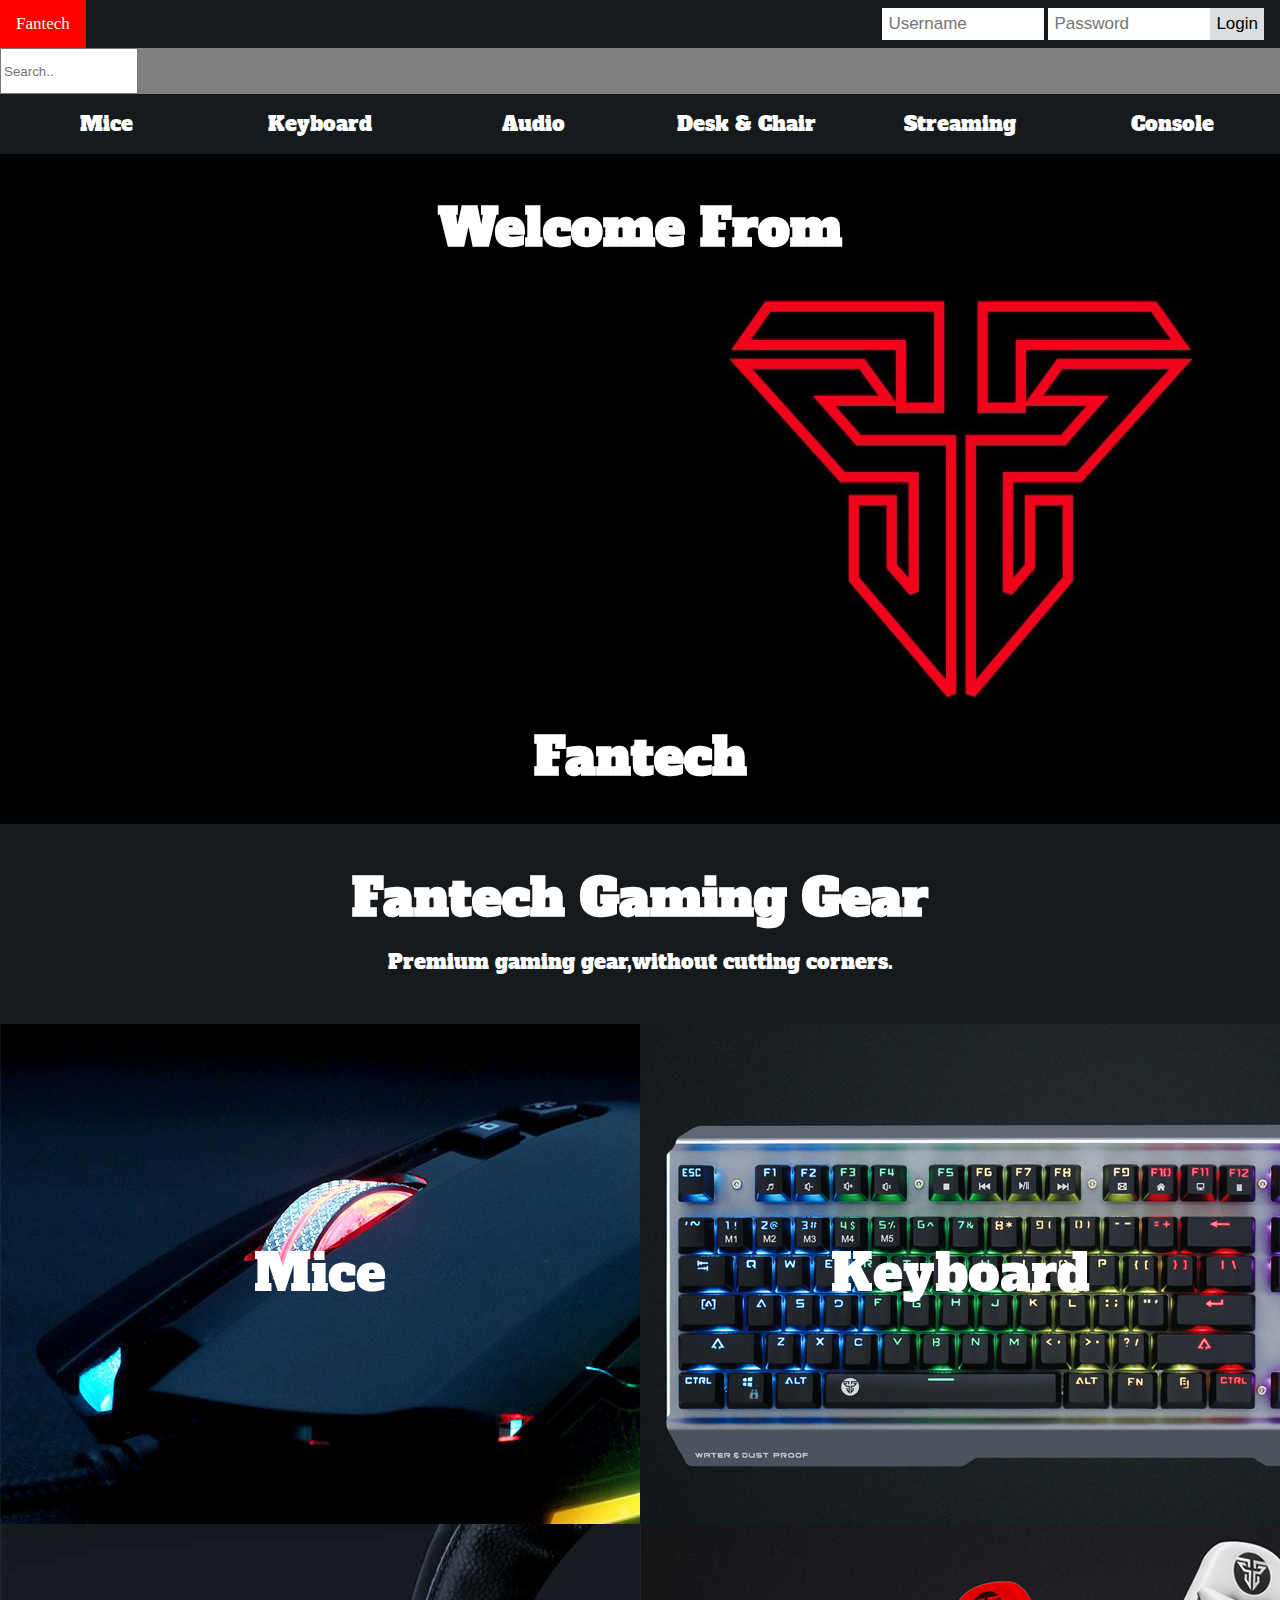
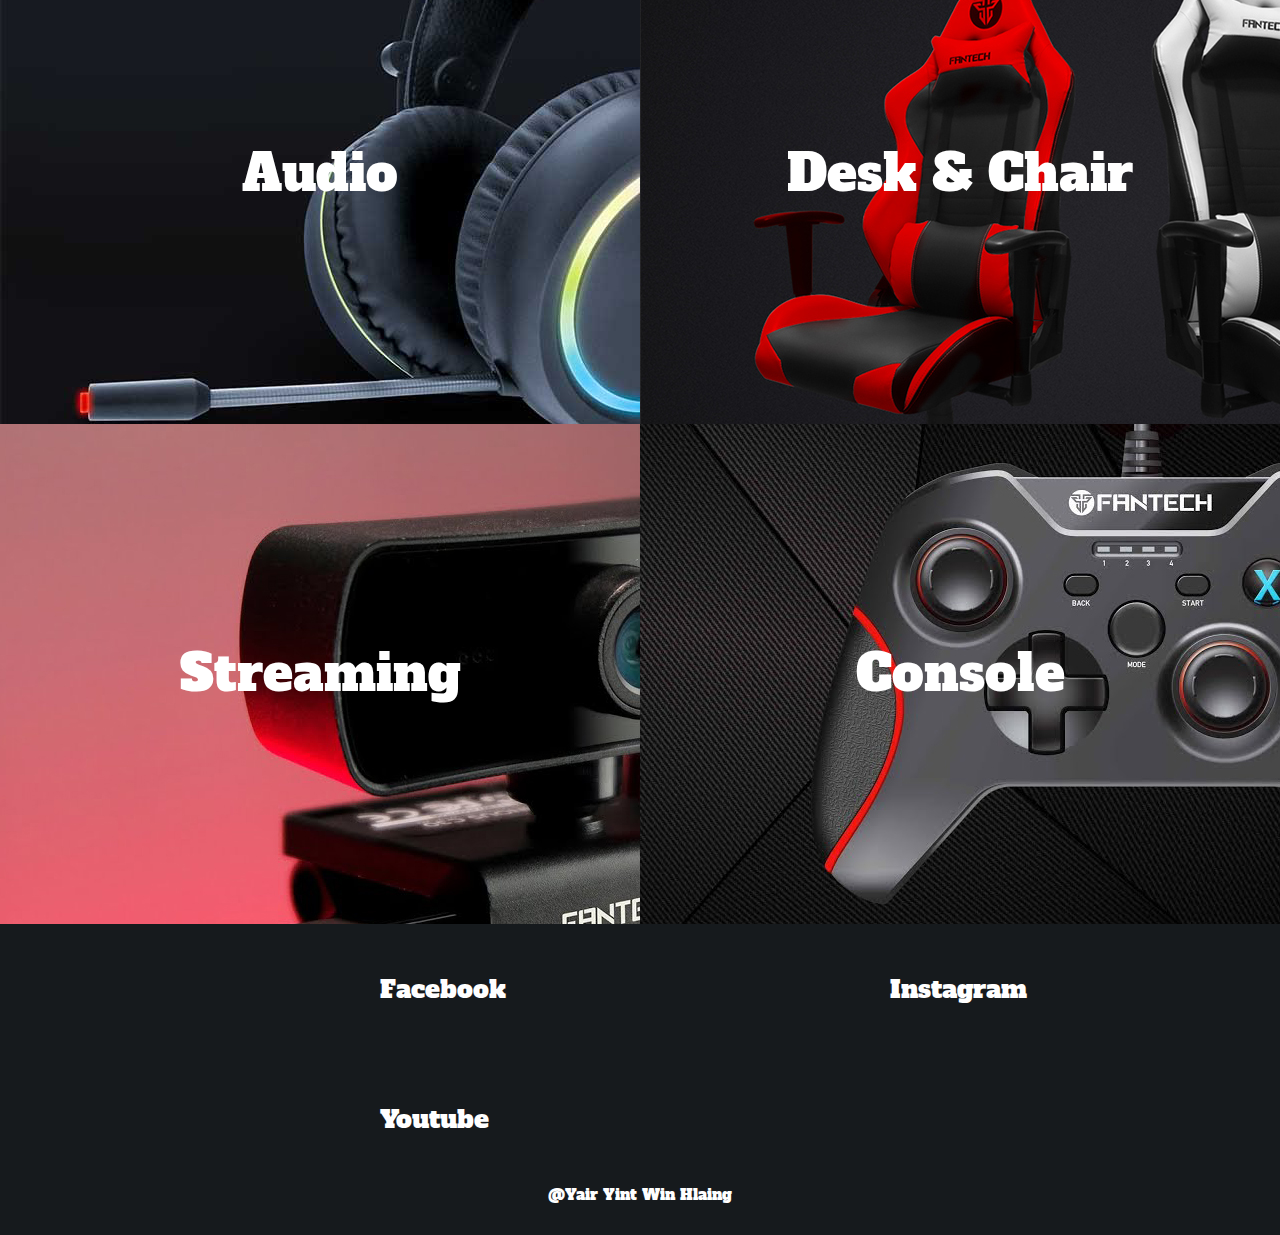
<file: index.html>
<!DOCTYPE html>
<html lang="en">
<head>
    <meta charset="UTF-8">
    <meta http-equiv="X-UA-Compatible" content="IE=edge">
    <meta name="viewport" content="width=device-width, initial-scale=1.0">
    <title>Fantech</title>
    <link rel="stylesheet" href="style.css">
    <link rel="preconnect" href="https://fonts.googleapis.com">
    <link rel="preconnect" href="https://fonts.gstatic.com" crossorigin>
    <link href="https://fonts.googleapis.com/css2?family=Alfa+Slab+One&display=swap" rel="stylesheet">  
</head>
<body>
    <div class="topnav">
        <a class="active" href="index.html">Fantech</a>
        <div class="login-container">
          <form action="/action_page.php">
            <input type="text" placeholder="Username" name="username">
            <input type="password" placeholder="Password" name="psw">
            <button type="submit">Login</button>
          </form>
        </div>
    </div>
    <div class="search">
    <input type="text" name="search" placeholder="Search..">
    </div>  
    <div class="tab">
        <ul>
            <li><a href="mice.html">Mice</a></li>
            <li><a href="keyboard.html">Keyboard</a></li>
            <li><a href="audio.html">Audio</a></li>
            <li><a href="desk&chair.html">Desk & Chair</a></li>
            <li><a href="streaming.html">Streaming</a></li>
            <li><a href="console.html">Console</a></li>
        </ul>
    </div>
    <div class="welcome">
        <h1>Welcome From </h1>
        <h2>Fantech</h2>
    </div>
    <div class="intro">
         <h1>Fantech Gaming Gear</h1>
         <p>Premium gaming gear,without cutting corners.</p>
    </div>

    <div class="mouse">
        <a class="mice" href="mice.html">Mice</a>
        <a class="key" href="keyboard.html">Keyboard</a>
    </div>

    <div class="audio">
        <a class="aud" href="audio.html">Audio</a>
        <a class="desk" href="desk&chair.html">Desk & Chair</a>
    </div>

    <div class="streaming">
        <a class="str" href="streaming.html">Streaming</a>
        <a class="con" href="console.html">Console</a>
    </div>

    <div class="end"> 
        <a href="https://www.facebook.com/fantechworld/">Facebook</a>
        <a href="https://www.instagram.com/fantechworld">Instagram</a>
        <a href="https://www.youtube.com/fantechworld">Youtube</a>
        <p>@Yair Yint Win Hlaing</p>
    </div>
</body>
</html>
</file>
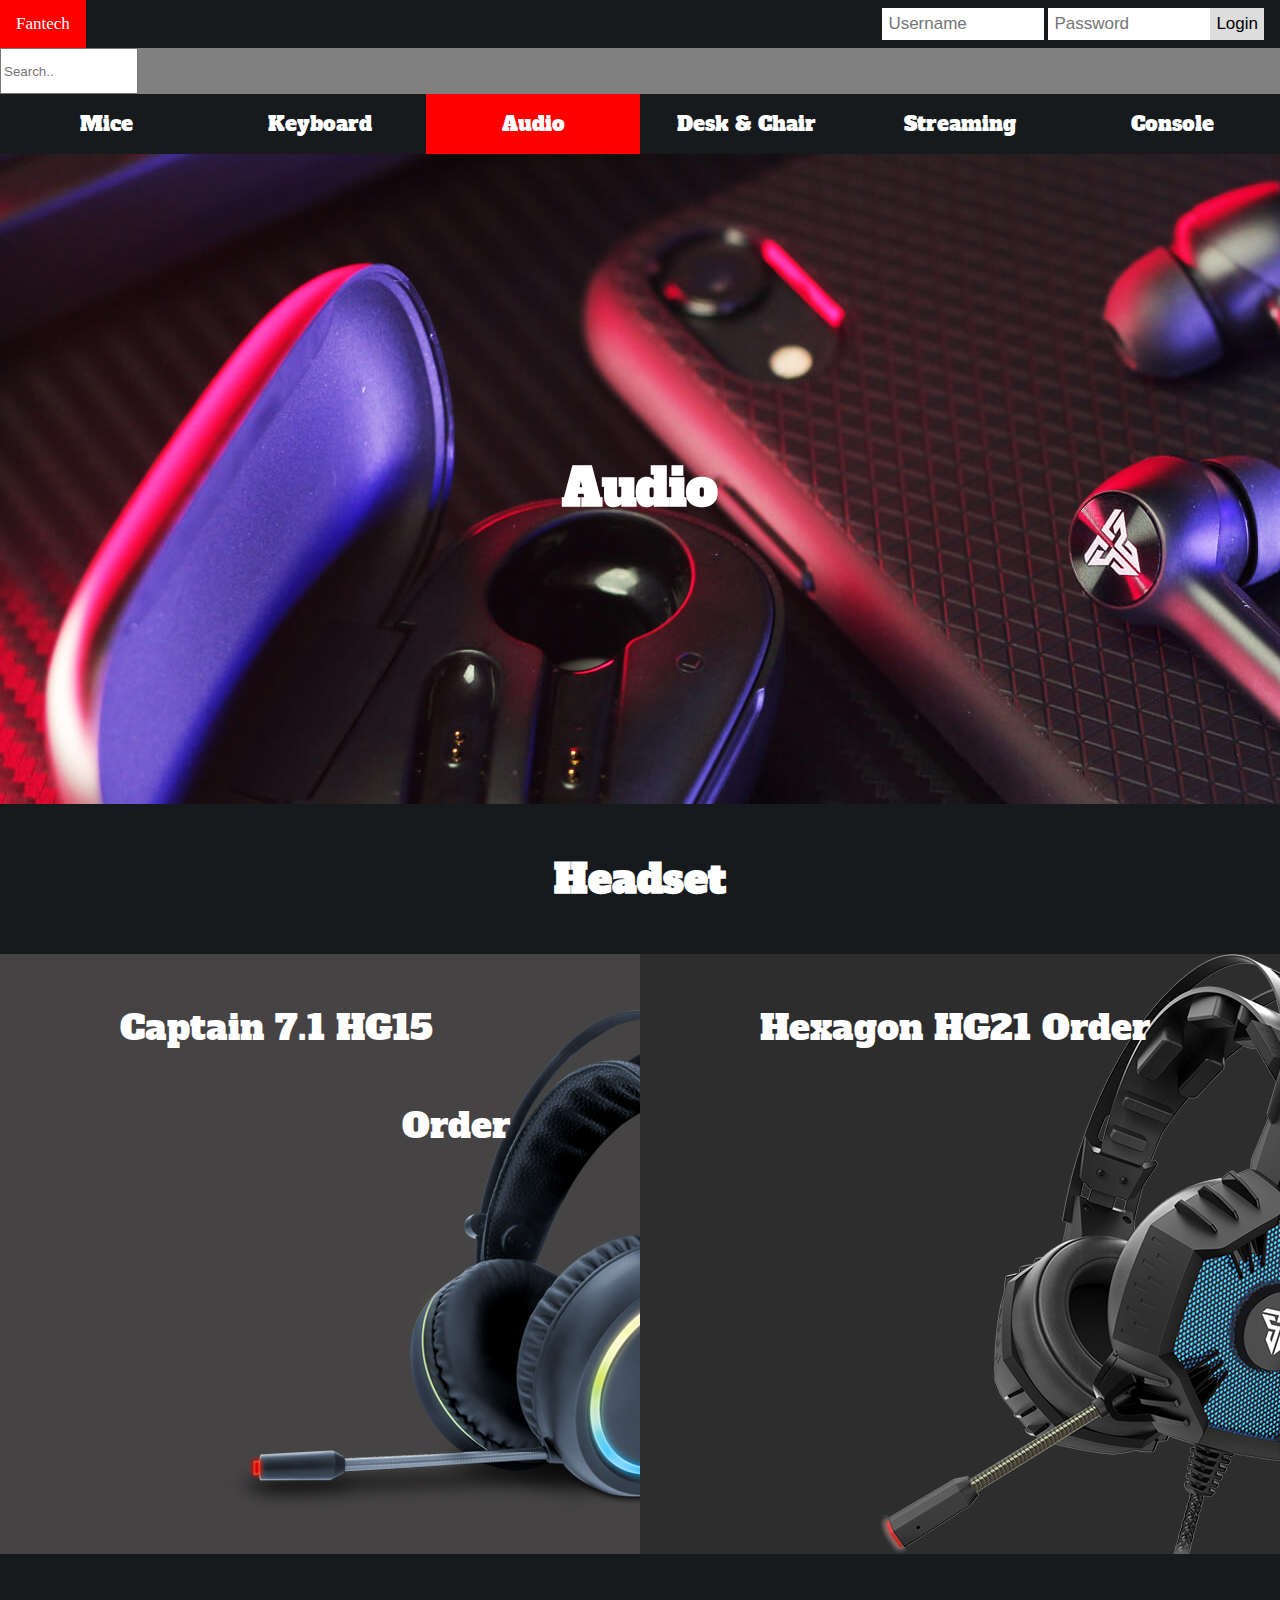
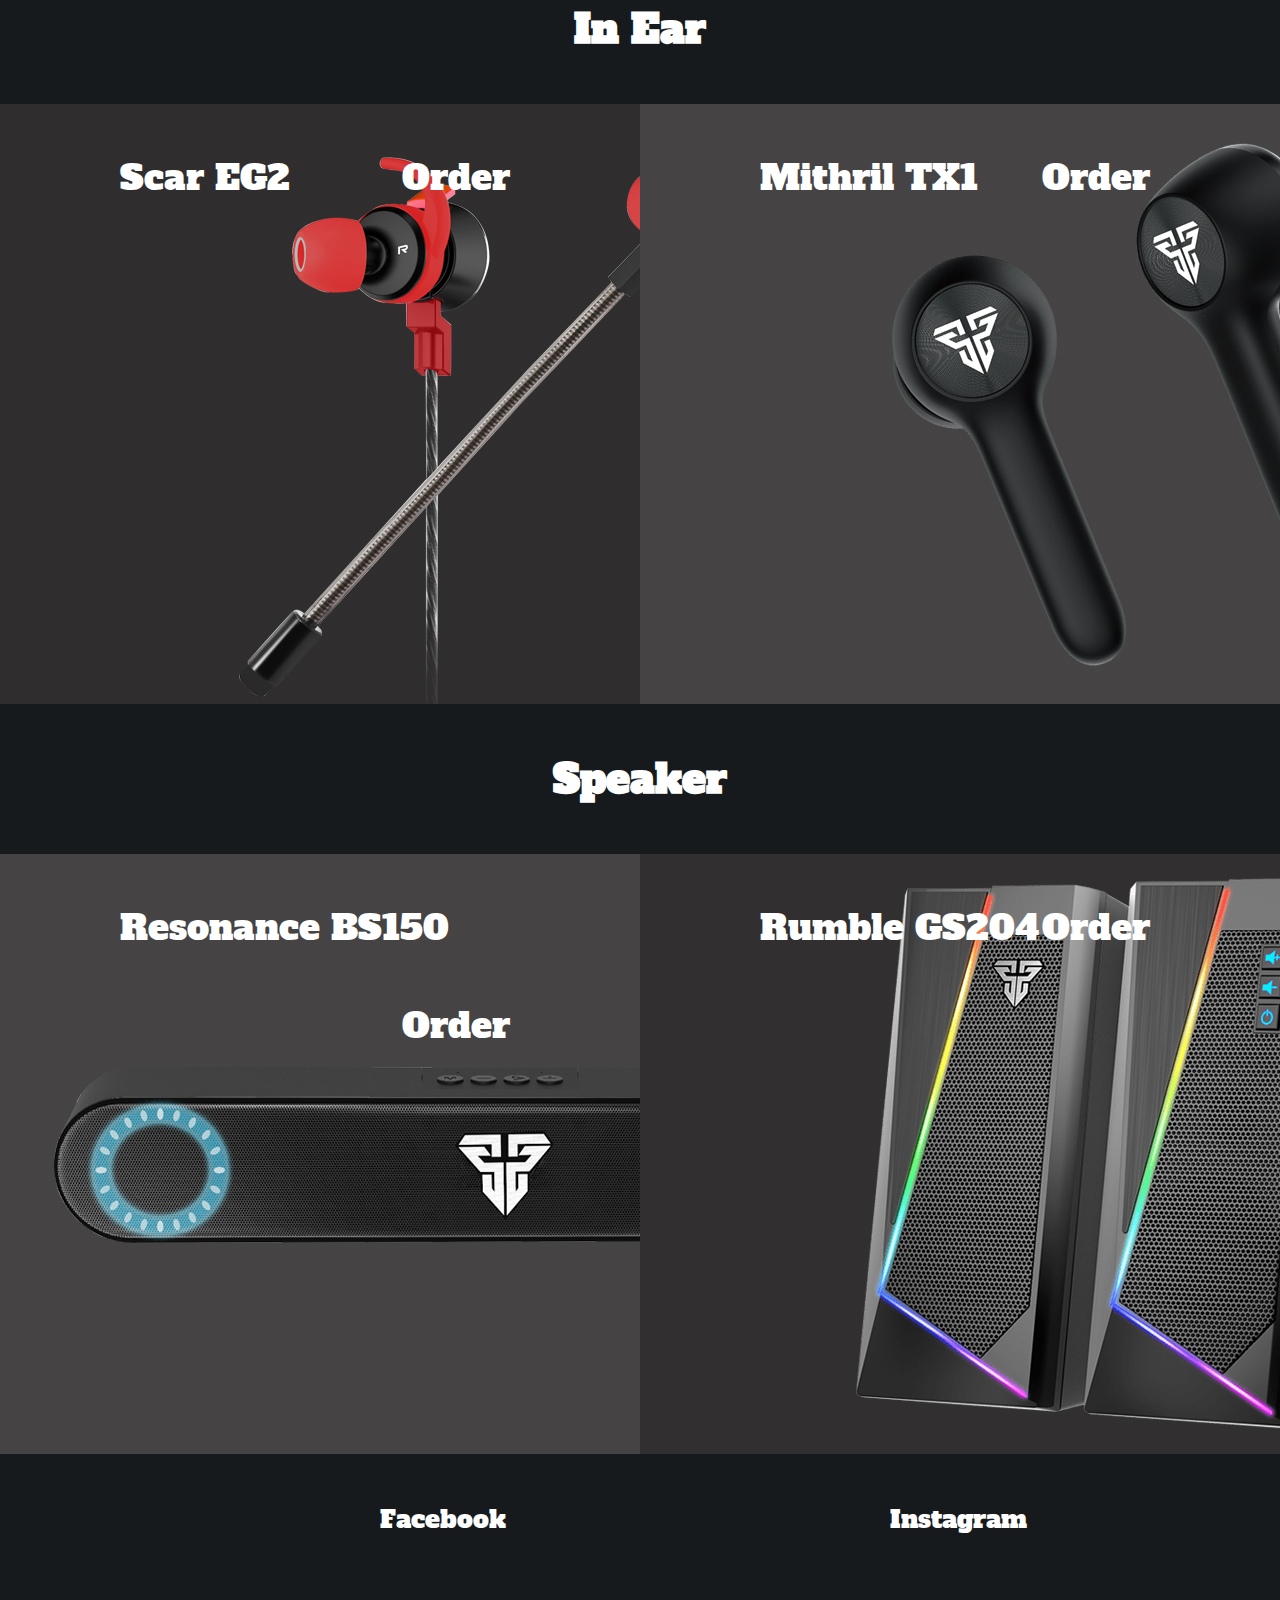
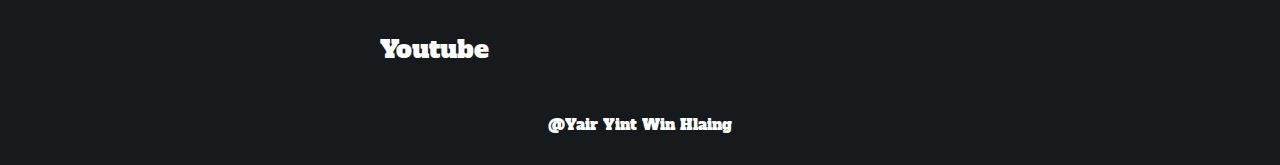
<file: audio.html>
<!DOCTYPE html>
<html lang="en">
<head>
    <meta charset="UTF-8">
    <meta http-equiv="X-UA-Compatible" content="IE=edge">
    <meta name="viewport" content="width=device-width, initial-scale=1.0">
    <title>Keyboard</title>
    <link rel="stylesheet" href="audio.css">
    <link rel="preconnect" href="https://fonts.googleapis.com">
    <link rel="preconnect" href="https://fonts.gstatic.com" crossorigin>
    <link href="https://fonts.googleapis.com/css2?family=Alfa+Slab+One&display=swap" rel="stylesheet">  
</head>
<body>
    <div class="topnav">
        <a class="active" href="index.html">Fantech</a>
        <div class="login-container">
          <form action="/action_page.php">
            <input type="text" placeholder="Username" name="username">
            <input type="password" placeholder="Password" name="psw">
            <button type="submit">Login</button>
          </form>
        </div>
    </div>
    <div class="search">
    <input type="text" name="search" placeholder="Search..">
    </div>  
    <div class="tab">
        <ul>
            <li><a href="mice.html">Mice</a></li>
            <li><a href="keyboard.html">Keyboard</a></li>
            <li><a class="active" href="audio.html">Audio</a></li>
            <li><a href="desk&chair.html">Desk & Chair</a></li>
            <li><a href="streaming.html">Streaming</a></li>
            <li><a href="console.html">Console</a></li>
        </ul>
    </div>
    <div class="welcome">
        <h1>Audio</h1>
    </div>
    <div class="headset">
        <h1>Headset</h1>
        <div class=hg15>
            <p>Captain 7.1 HG15</p>
            <a href="https://fantechworld.com/captain-7-1-hg15/">Order</a>
        </div>
        <div class="hg21">
            <p>Hexagon HG21</p>
            <a href="https://fantechworld.com/hexagon-hg21/">Order</a>
        </div>
    </div>

    <div class="ear">
        <h1>In Ear</h1>
        <div class=eg2>
            <p>Scar EG2</p>
            <a href="https://fantechworld.com/scar-eg2/">Order</a>
        </div>
        <div class="tx1">
            <p>Mithril TX1</p>
            <a href="https://fantechworld.com/mithril-tx1/">Order</a>
        </div>
    </div>

    <div class="speaker">
        <h1>Speaker</h1>
        <div class=bs150>
            <p>Resonance BS150</p>
            <a href="https://fantechworld.com/resonance-bs150-2/">Order</a>
        </div>
        <div class="gs204">
            <p>Rumble GS204</p>
            <a href="https://fantechworld.com/rumble-gs204/">Order</a>
        </div>
    </div>
    <div class="end"> 
        <a href="https://www.facebook.com/fantechworld/">Facebook</a>
        <a href="https://www.instagram.com/fantechworld">Instagram</a>
        <a href="https://www.youtube.com/fantechworld">Youtube</a>
        <p>@Yair Yint Win Hlaing</p>
    </div>
</body>
</html>
</file>
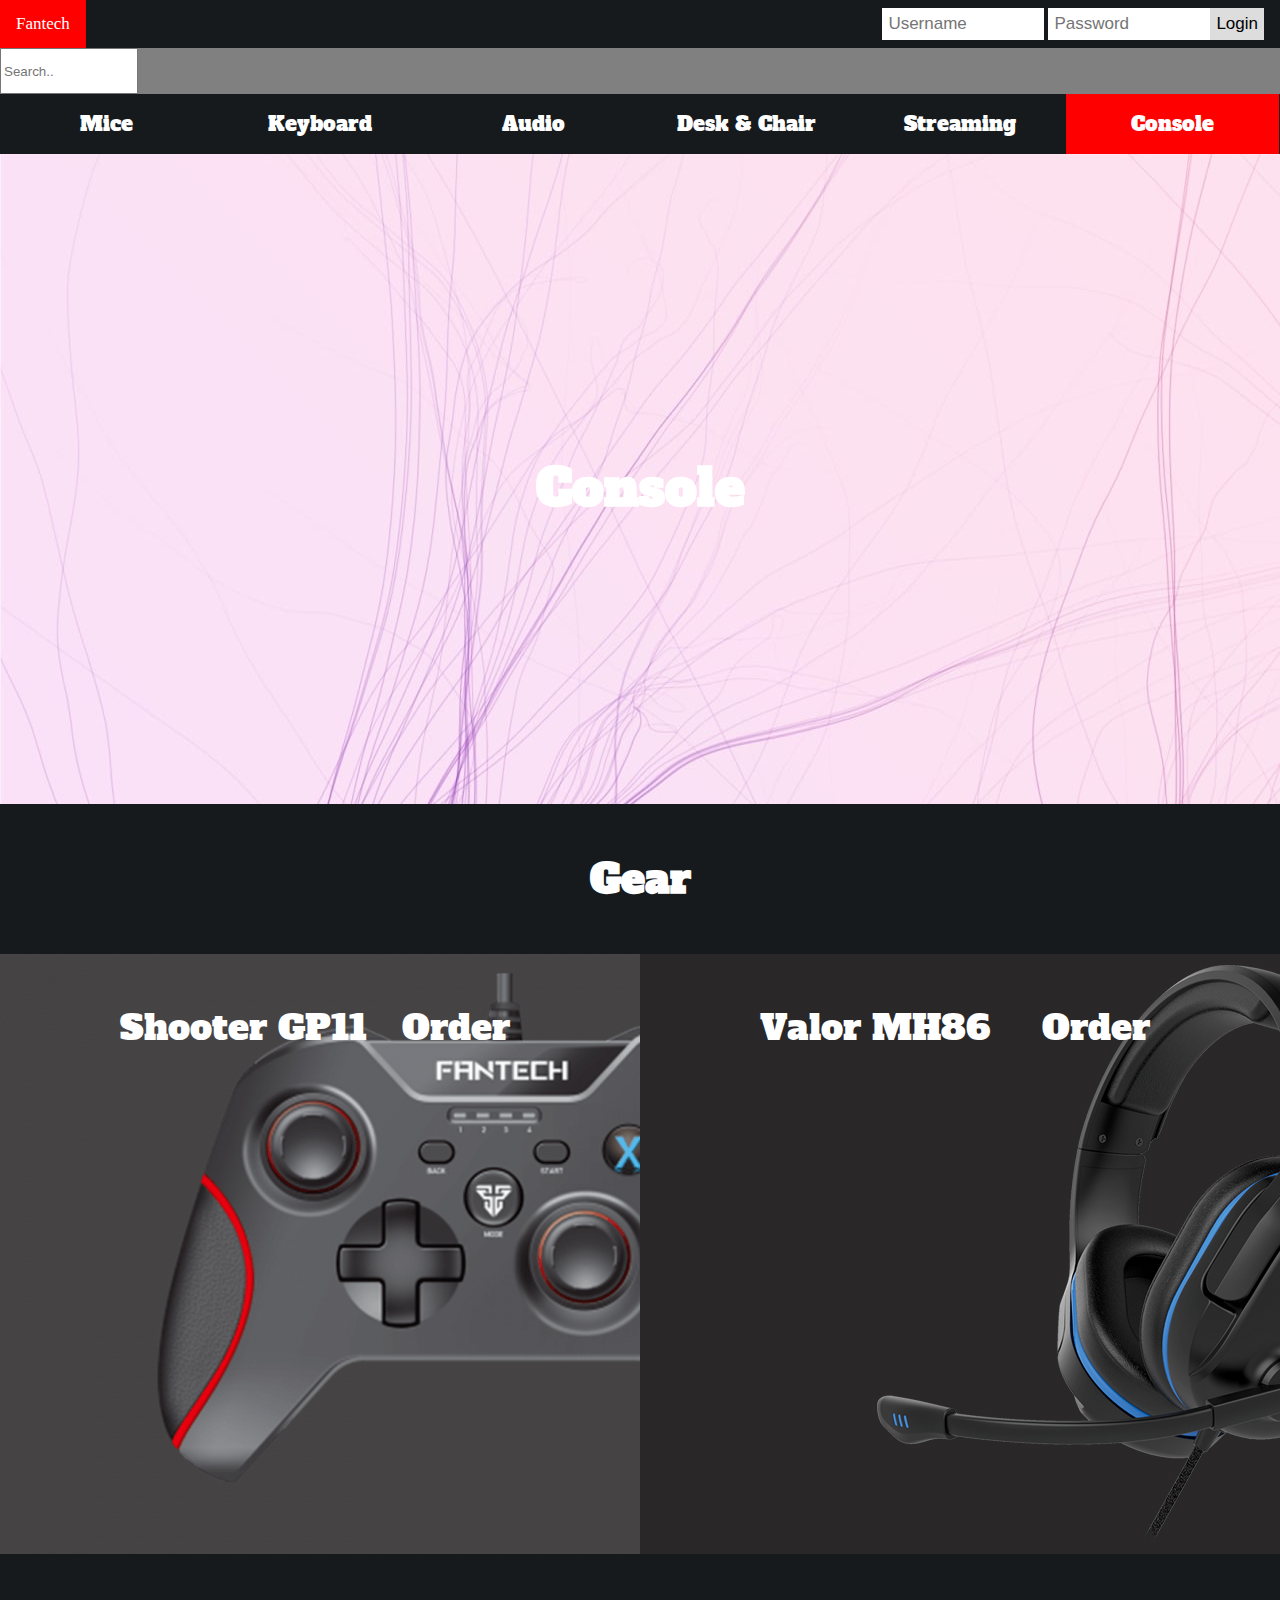
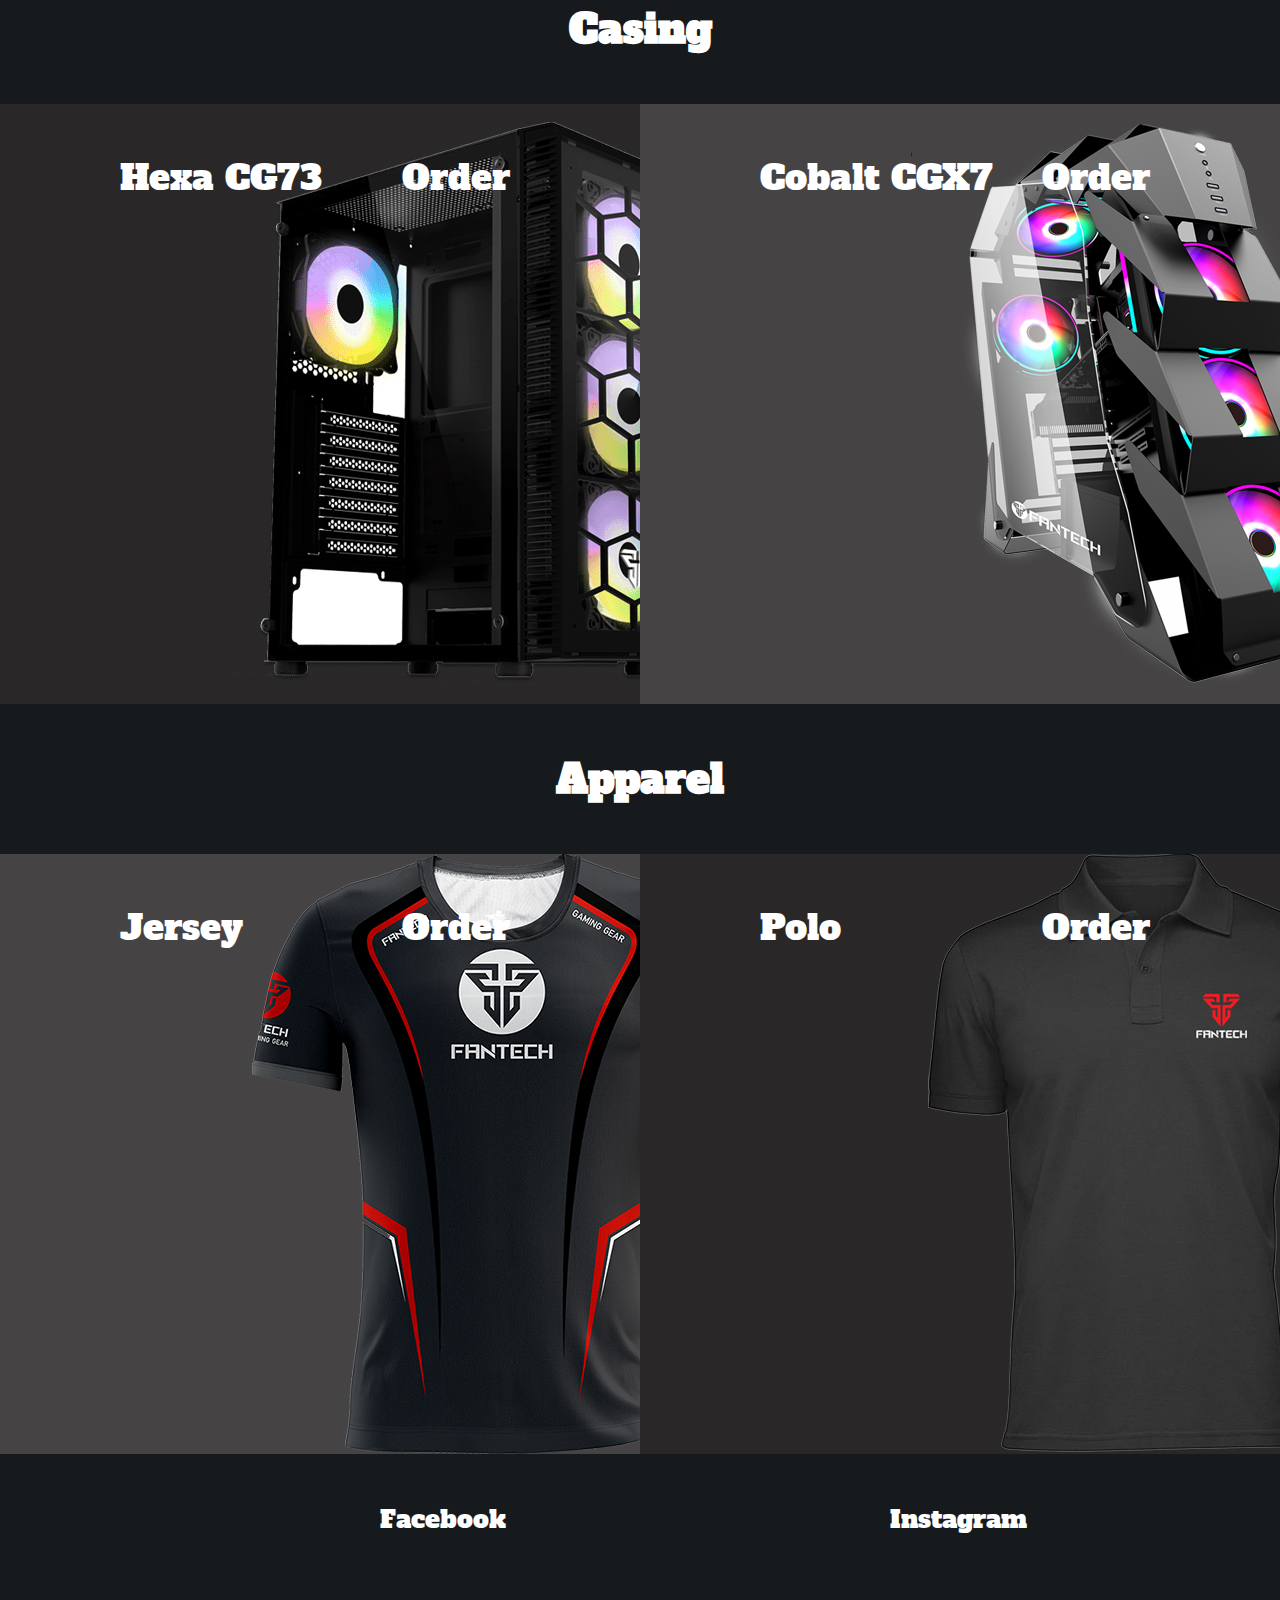
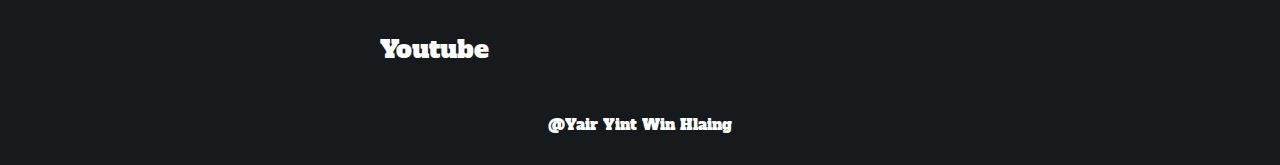
<file: console.html>
<!DOCTYPE html>
<html lang="en">
<head>
    <meta charset="UTF-8">
    <meta http-equiv="X-UA-Compatible" content="IE=edge">
    <meta name="viewport" content="width=device-width, initial-scale=1.0">
    <title>Desk & Chair</title>
    <link rel="stylesheet" href="console.css">
    <link rel="preconnect" href="https://fonts.googleapis.com">
    <link rel="preconnect" href="https://fonts.gstatic.com" crossorigin>
    <link href="https://fonts.googleapis.com/css2?family=Alfa+Slab+One&display=swap" rel="stylesheet">  
</head>
<body>
    <div class="topnav">
        <a class="active" href="index.html">Fantech</a>
        <div class="login-container">
          <form action="/action_page.php">
            <input type="text" placeholder="Username" name="username">
            <input type="password" placeholder="Password" name="psw">
            <button type="submit">Login</button>
          </form>
        </div>
    </div>
    <div class="search">
    <input type="text" name="search" placeholder="Search..">
    </div>  
    <div class="tab">
        <ul>
            <li><a href="mice.html">Mice</a></li>
            <li><a href="keyboard.html">Keyboard</a></li>
            <li><a href="audio.html">Audio</a></li>
            <li><a href="desk&chair.html">Desk & Chair</a></li>
            <li><a href="streaming.html">Streaming</a></li>
            <li><a class="active" href="console.html">Console</a></li>
        </ul>
    </div>
    <div class="welcome">
        <h1>Console</h1>
    </div>
    <div class="gear">
        <h1>Gear</h1>
        <div class=gp11>
            <p>Shooter GP11</p>
            <a href="https://fantechworld.com/shooter-gp11/">Order</a>
        </div>
        <div class="mh86">
            <p>Valor MH86</p>
            <a href="https://fantechworld.com/valor-mh86/">Order</a>
        </div>
    </div>

    <div class="case">
        <h1>Casing</h1>
        <div class=cg73>
            <p>Hexa CG73</p>
            <a href="https://fantechworld.com/hexa-cg73/">Order</a>
        </div>
        <div class="x7">
            <p>Cobalt CGX7</p>
            <a href="https://fantechworld.com/cobalt-cgx7/">Order</a>
        </div>
    </div>

    <div class="app">
        <h1>Apparel</h1>
        <div class=jes>
            <p>Jersey</p>
            <a href="https://fantechworld.com/jersey/">Order</a>
        </div>
        <div class="polo">
            <p>Polo</p>
            <a href="https://fantechworld.com/polo/">Order</a>
        </div>
    </div>
    
    <div class="end"> 
        <a href="https://www.facebook.com/fantechworld/">Facebook</a>
        <a href="https://www.instagram.com/fantechworld">Instagram</a>
        <a href="https://www.youtube.com/fantechworld">Youtube</a>
        <p>@Yair Yint Win Hlaing</p>
    </div>
</body>
</html>
</file>
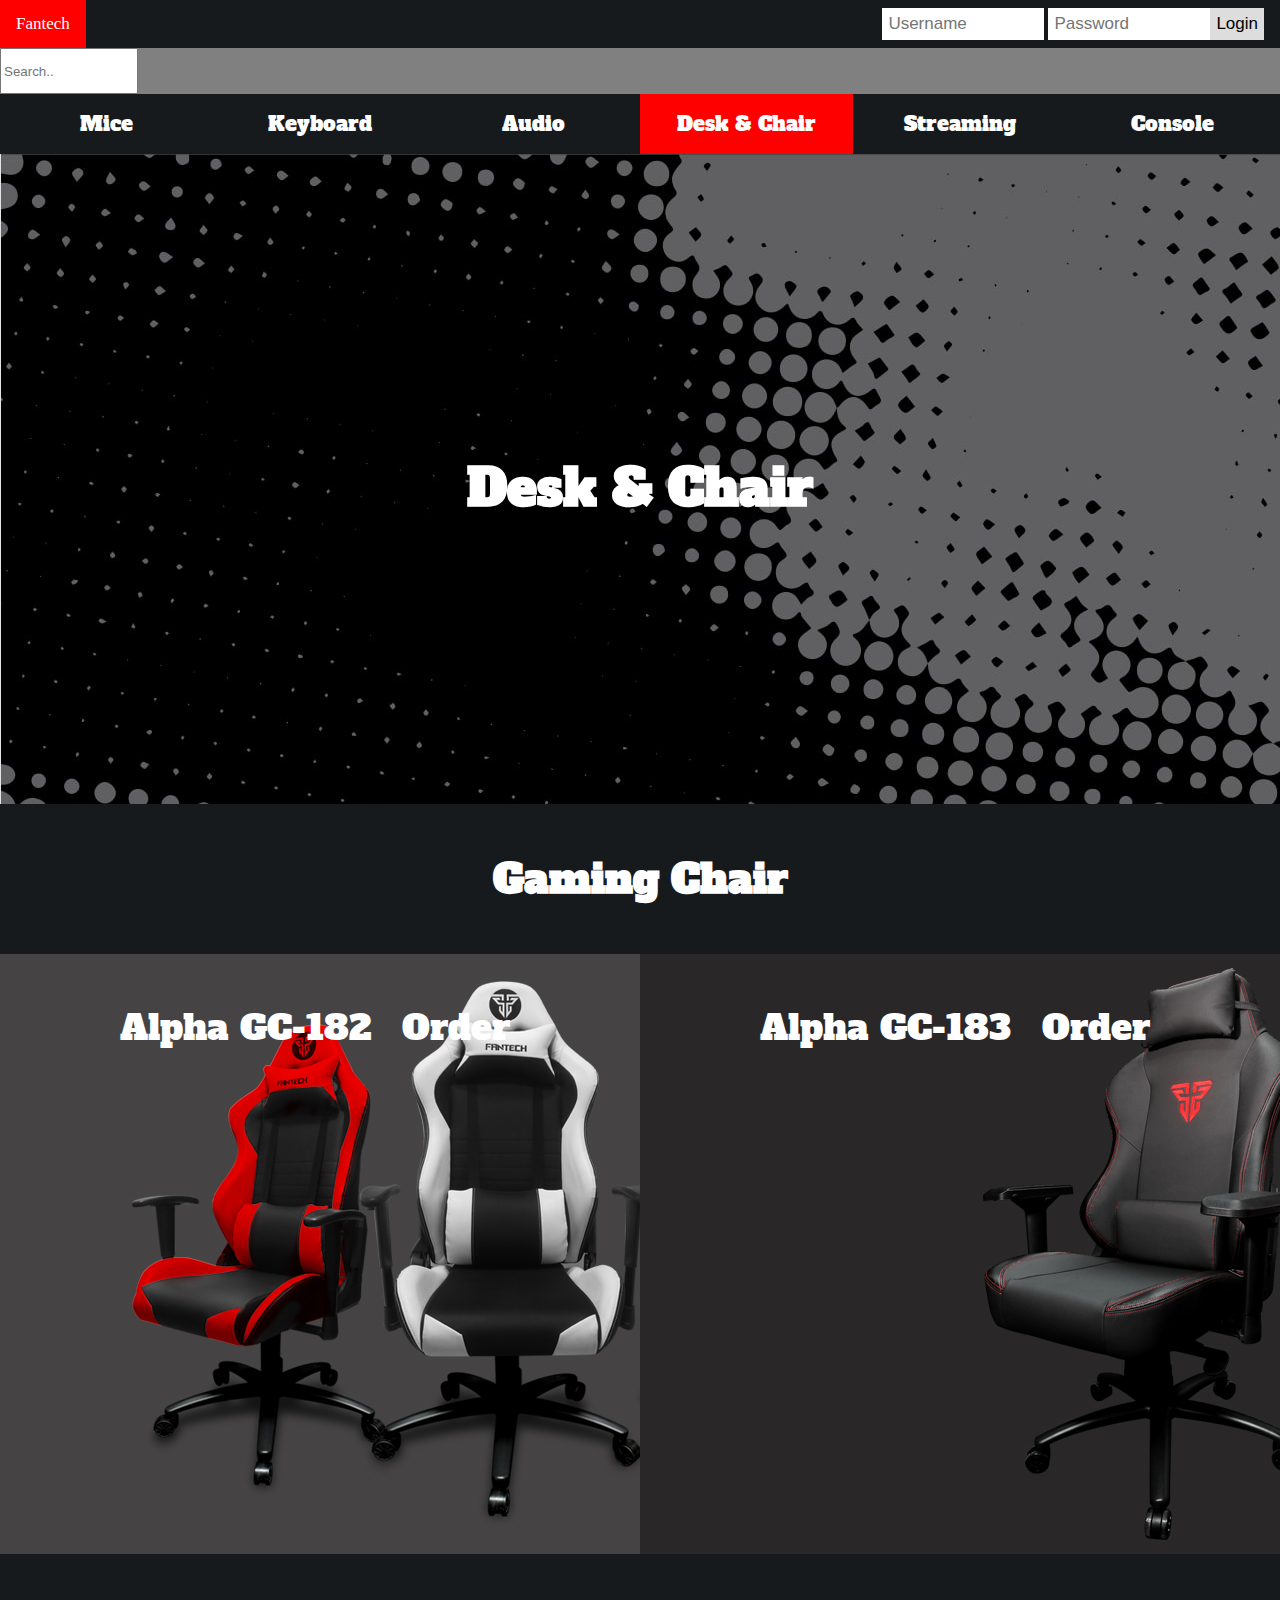
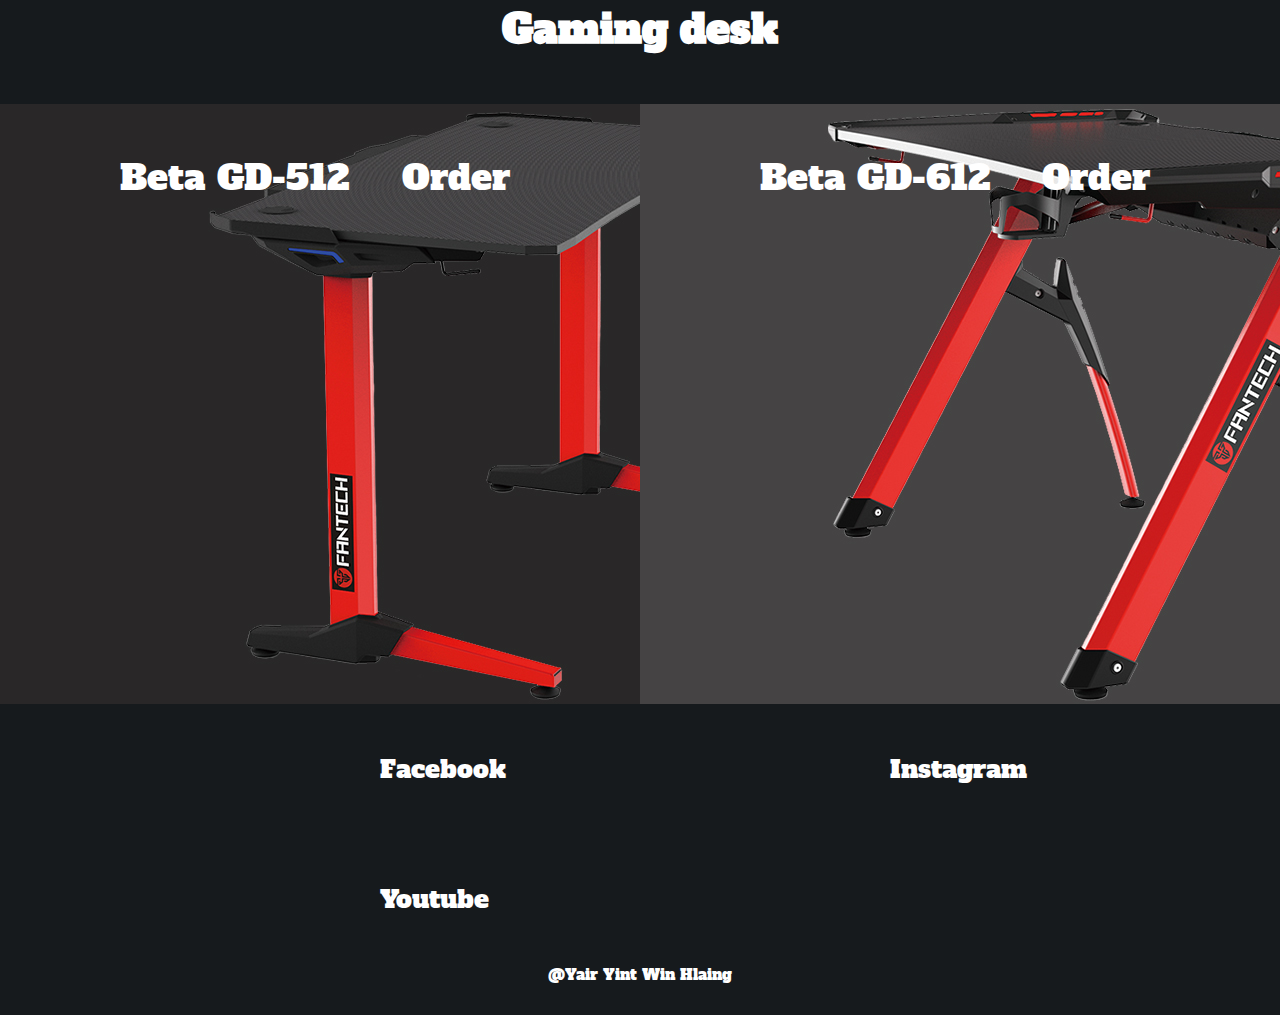
<file: desk&chair.html>
<!DOCTYPE html>
<html lang="en">
<head>
    <meta charset="UTF-8">
    <meta http-equiv="X-UA-Compatible" content="IE=edge">
    <meta name="viewport" content="width=device-width, initial-scale=1.0">
    <title>Desk & Chair</title>
    <link rel="stylesheet" href="desk&chair.css">
    <link rel="preconnect" href="https://fonts.googleapis.com">
    <link rel="preconnect" href="https://fonts.gstatic.com" crossorigin>
    <link href="https://fonts.googleapis.com/css2?family=Alfa+Slab+One&display=swap" rel="stylesheet">  
</head>
<body>
    <div class="topnav">
        <a class="active" href="index.html">Fantech</a>
        <div class="login-container">
          <form action="/action_page.php">
            <input type="text" placeholder="Username" name="username">
            <input type="password" placeholder="Password" name="psw">
            <button type="submit">Login</button>
          </form>
        </div>
    </div>
    <div class="search">
    <input type="text" name="search" placeholder="Search..">
    </div>  
    <div class="tab">
        <ul>
            <li><a href="mice.html">Mice</a></li>
            <li><a href="keyboard.html">Keyboard</a></li>
            <li><a href="audio.html">Audio</a></li>
            <li><a class="active" href="desk&chair.html">Desk & Chair</a></li>
            <li><a href="streaming.html">Streaming</a></li>
            <li><a href="console.html">Console</a></li>
        </ul>
    </div>
    <div class="welcome">
        <h1>Desk & Chair</h1>
    </div>
    <div class="chair">
        <h1>Gaming Chair</h1>
        <div class=gc182>
            <p>Alpha GC-182</p>
            <a href="https://fantechworld.com/alpha-gc-182/">Order</a>
        </div>
        <div class="gc183">
            <p>Alpha GC-183</p>
            <a href="https://fantechworld.com/alpha-gc-183/">Order</a>
        </div>
    </div>

    <div class="desk">
        <h1>Gaming desk</h1>
        <div class=gd512>
            <p>Beta GD-512</p>
            <a href="https://fantechworld.com/beta-gd512/">Order</a>
        </div>
        <div class="gd612">
            <p>Beta GD-612</p>
            <a href="https://fantechworld.com/beta-gd612/">Order</a>
        </div>
    </div>

    
    <div class="end"> 
        <a href="https://www.facebook.com/fantechworld/">Facebook</a>
        <a href="https://www.instagram.com/fantechworld">Instagram</a>
        <a href="https://www.youtube.com/fantechworld">Youtube</a>
        <p>@Yair Yint Win Hlaing</p>
    </div>
</body>
</html>
</file>
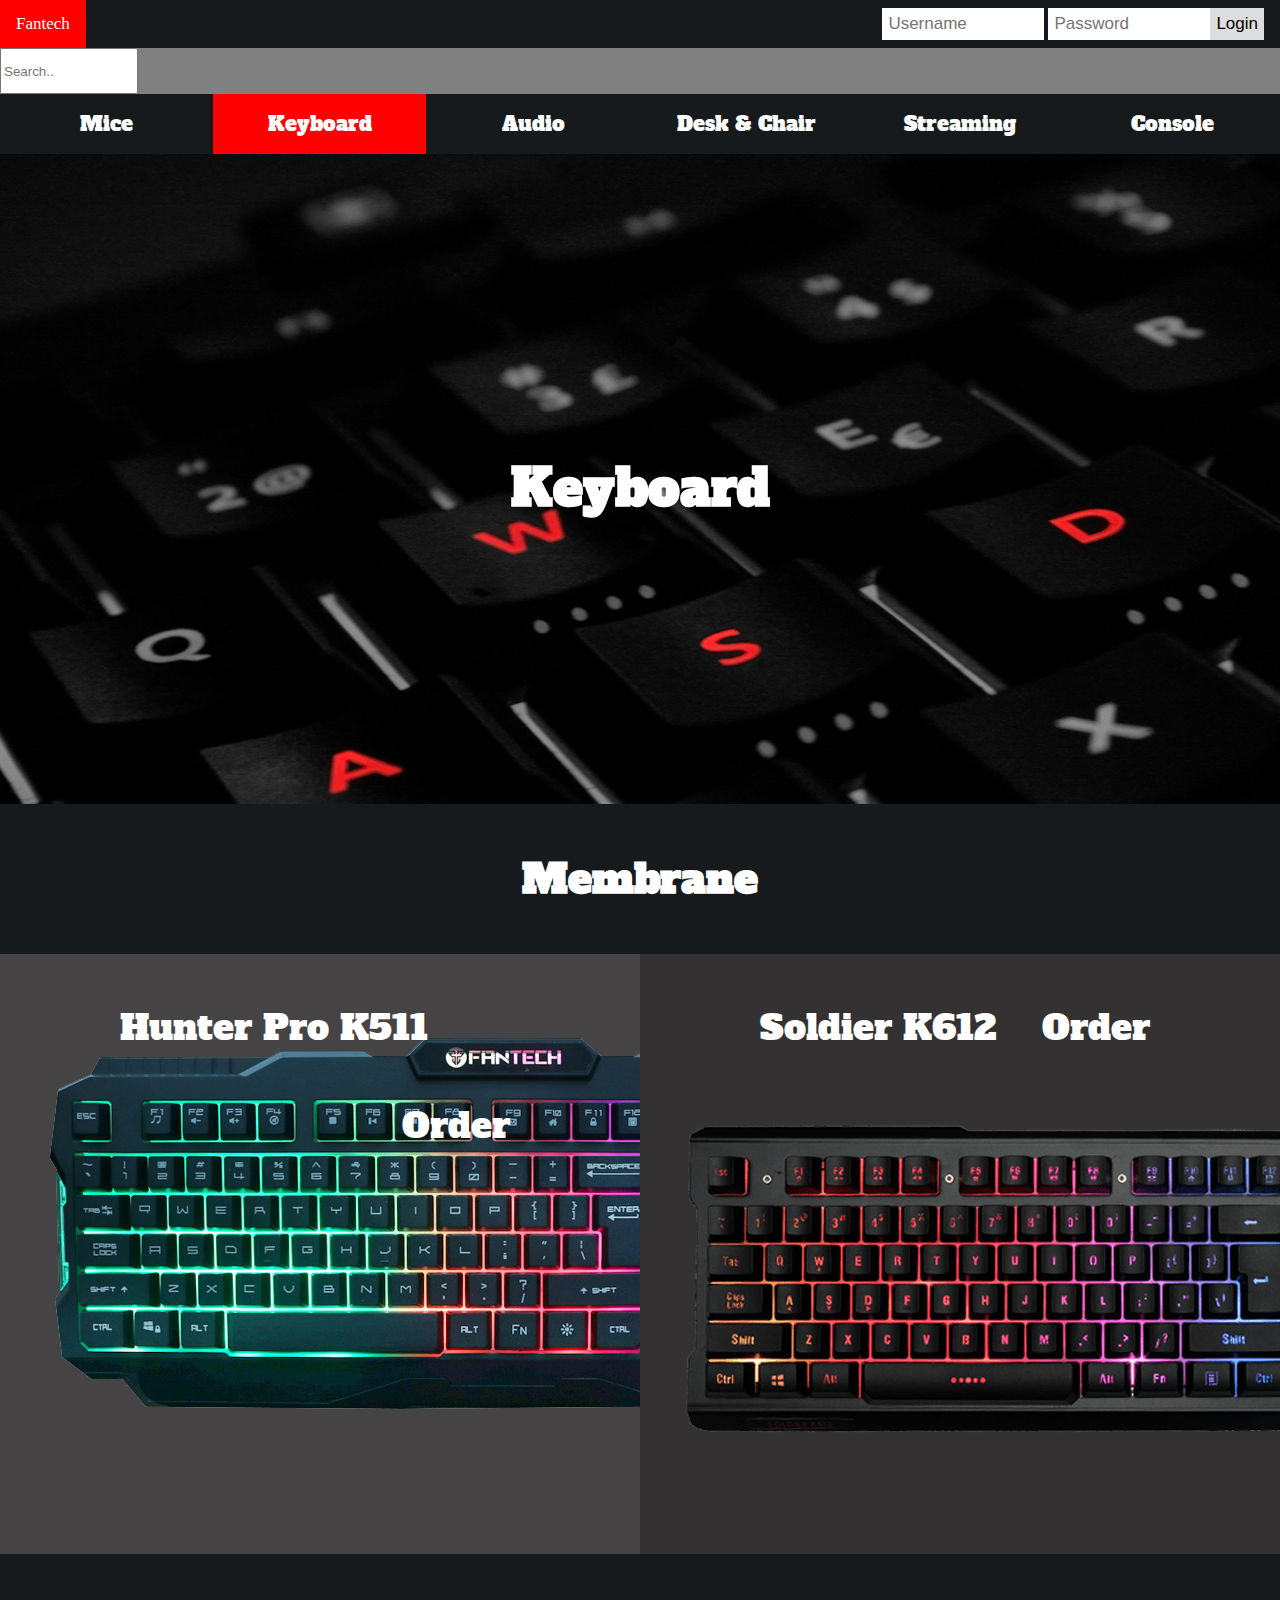
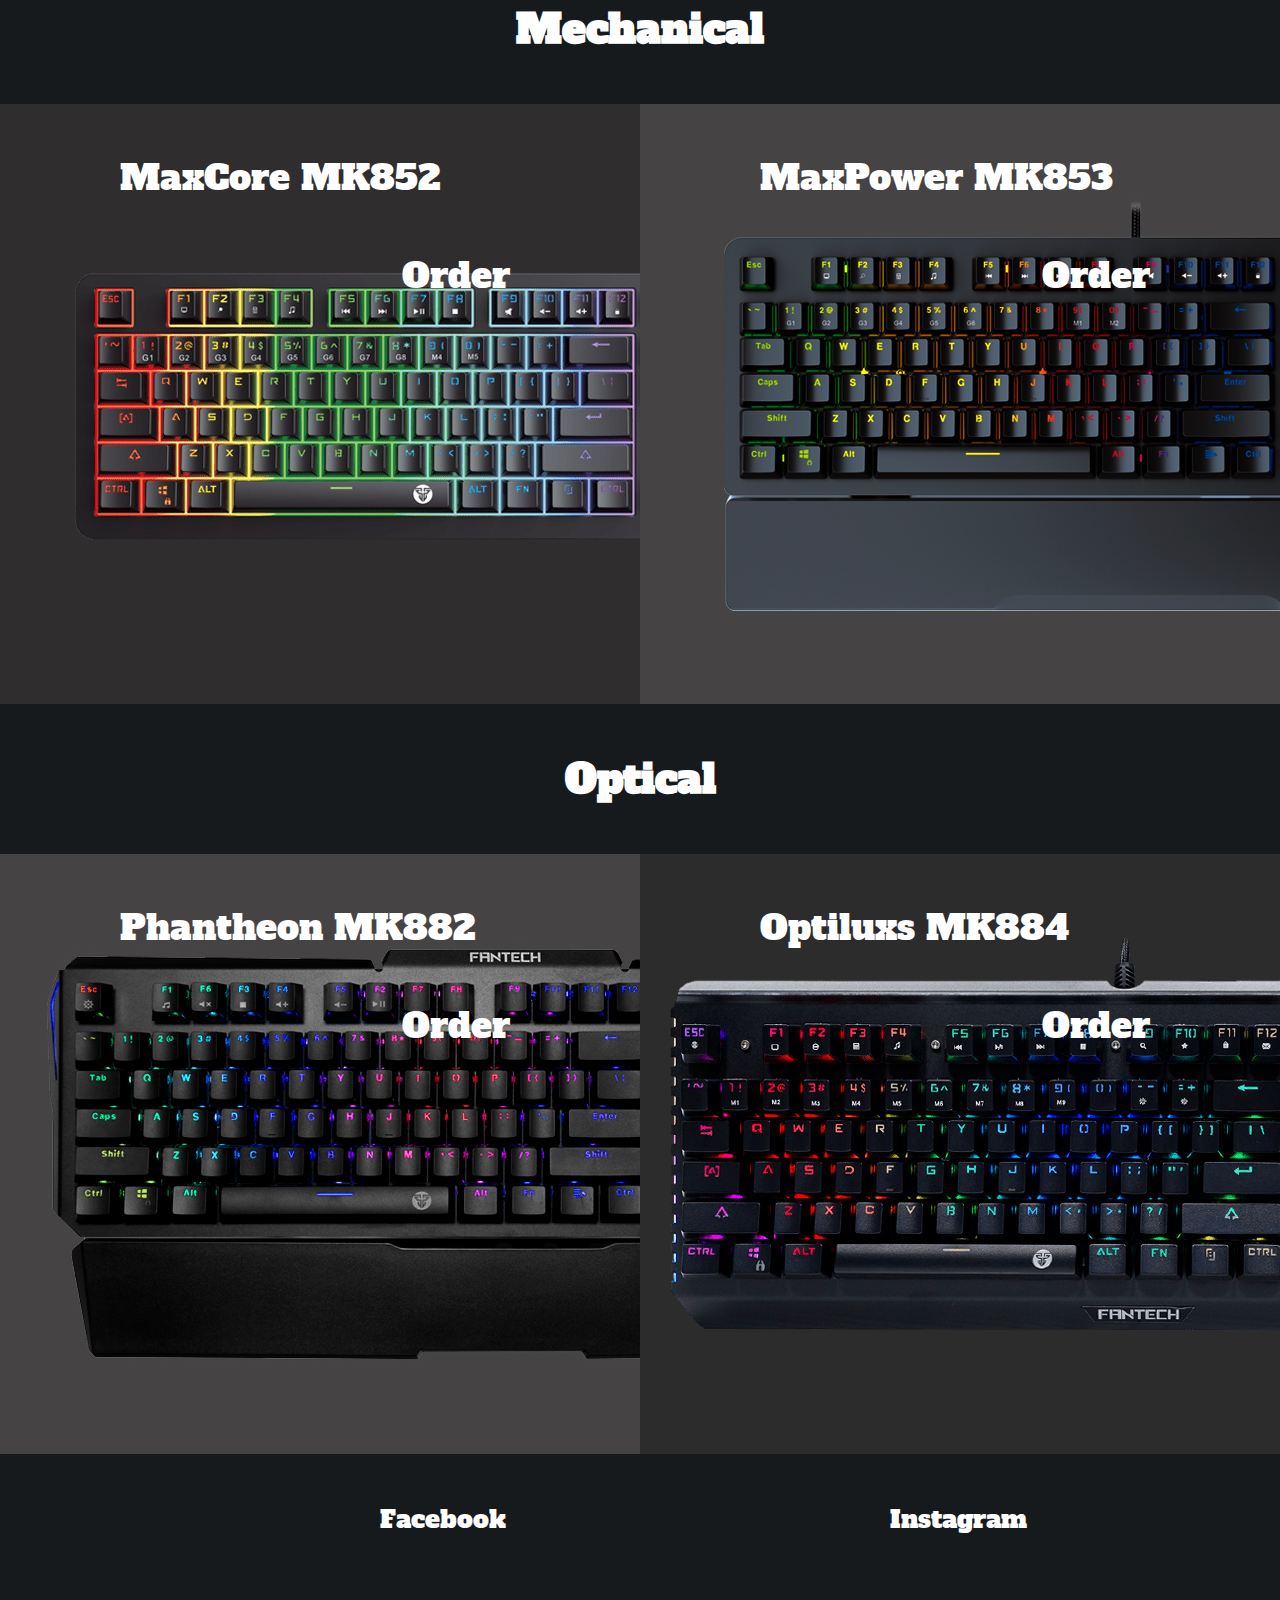
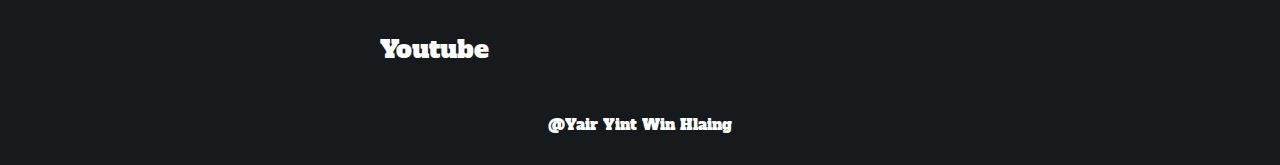
<file: keyboard.html>
<!DOCTYPE html>
<html lang="en">
<head>
    <meta charset="UTF-8">
    <meta http-equiv="X-UA-Compatible" content="IE=edge">
    <meta name="viewport" content="width=device-width, initial-scale=1.0">
    <title>Keyboard</title>
    <link rel="stylesheet" href="keyboard.css">
    <link rel="preconnect" href="https://fonts.googleapis.com">
    <link rel="preconnect" href="https://fonts.gstatic.com" crossorigin>
    <link href="https://fonts.googleapis.com/css2?family=Alfa+Slab+One&display=swap" rel="stylesheet">  
</head>
<body>
    <div class="topnav">
        <a class="active" href="index.html">Fantech</a>
        <div class="login-container">
          <form action="/action_page.php">
            <input type="text" placeholder="Username" name="username">
            <input type="password" placeholder="Password" name="psw">
            <button type="submit">Login</button>
          </form>
        </div>
    </div>
    <div class="search">
    <input type="text" name="search" placeholder="Search..">
    </div>  
    <div class="tab">
        <ul>
            <li><a href="mice.html">Mice</a></li>
            <li><a class="active" href="keyboard.html">Keyboard</a></li>
            <li><a href="audio.html">Audio</a></li>
            <li><a href="desk&chair.html">Desk & Chair</a></li>
            <li><a href="streaming.html">Streaming</a></li>
            <li><a href="console.html">Console</a></li>
        </ul>
    </div>
    <div class="welcome">
        <h1>Keyboard</h1>
    </div>
    <div class="membrane">
        <h1>Membrane</h1>
        <div class=k511>
            <p>Hunter Pro K511</p>
            <a href="https://fantechworld.com/hunter-pro-k511/">Order</a>
        </div>
        <div class="k612">
            <p>Soldier K612</p>
            <a href="https://fantechworld.com/soldier-k612-2/">Order</a>
        </div>
    </div>

    <div class="mechanical">
        <h1>Mechanical</h1>
        <div class=mk852>
            <p>MaxCore MK852</p>
            <a href="https://fantechworld.com/max-core-mk852/">Order</a>
        </div>
        <div class="mk853">
            <p>MaxPower MK853</p>
            <a href="https://fantechworld.com/maxpower-mk853/">Order</a>
        </div>
    </div>

    <div class="optical">
        <h1>Optical</h1>
        <div class=mk882>
            <p>Phantheon MK882</p>
            <a href="https://fantechworld.com/pantheon-mk882/">Order</a>
        </div>
        <div class="mk884">
            <p>Optiluxs MK884</p>
            <a href="https://fantechworld.com/optiluxs-mk884-2/">Order</a>
        </div>
    </div>
    <div class="end"> 
        <a href="https://www.facebook.com/fantechworld/">Facebook</a>
        <a href="https://www.instagram.com/fantechworld">Instagram</a>
        <a href="https://www.youtube.com/fantechworld">Youtube</a>
        <p>@Yair Yint Win Hlaing</p>
    </div>
</body>
</html>
</file>
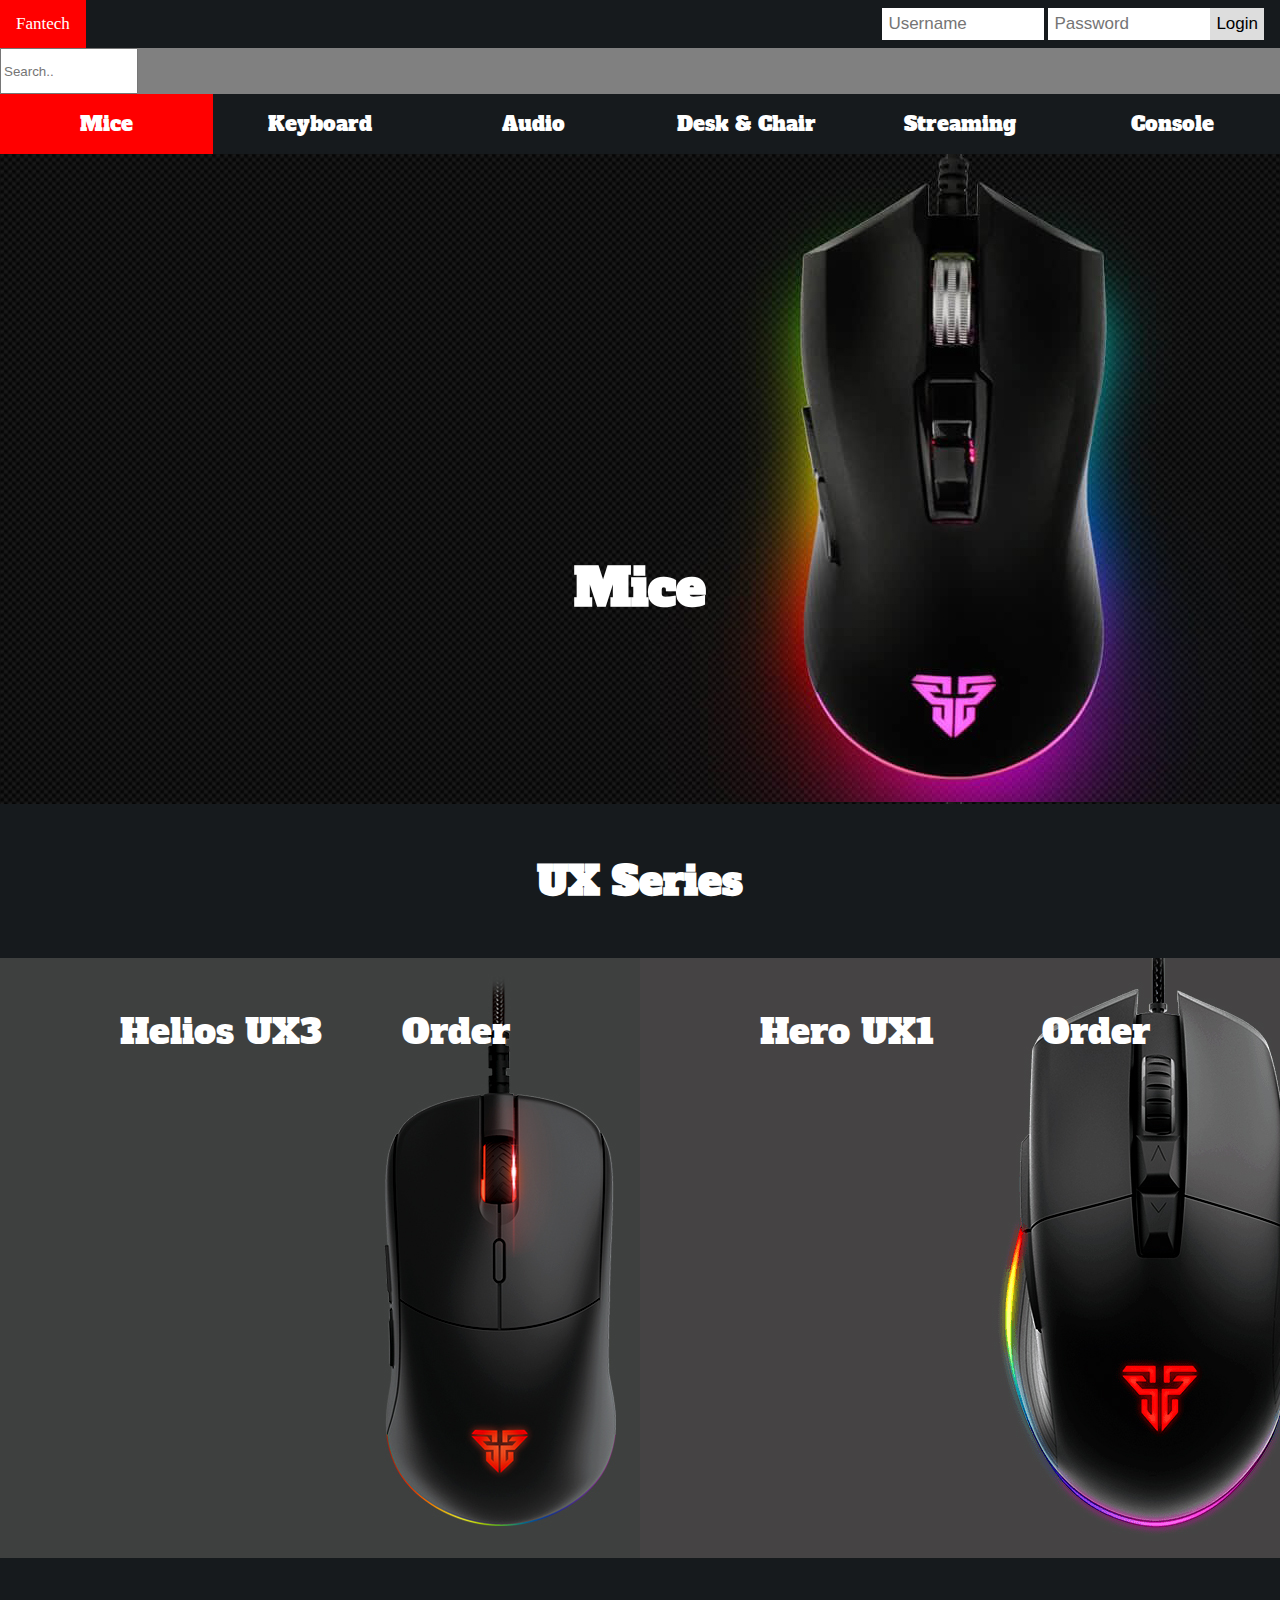
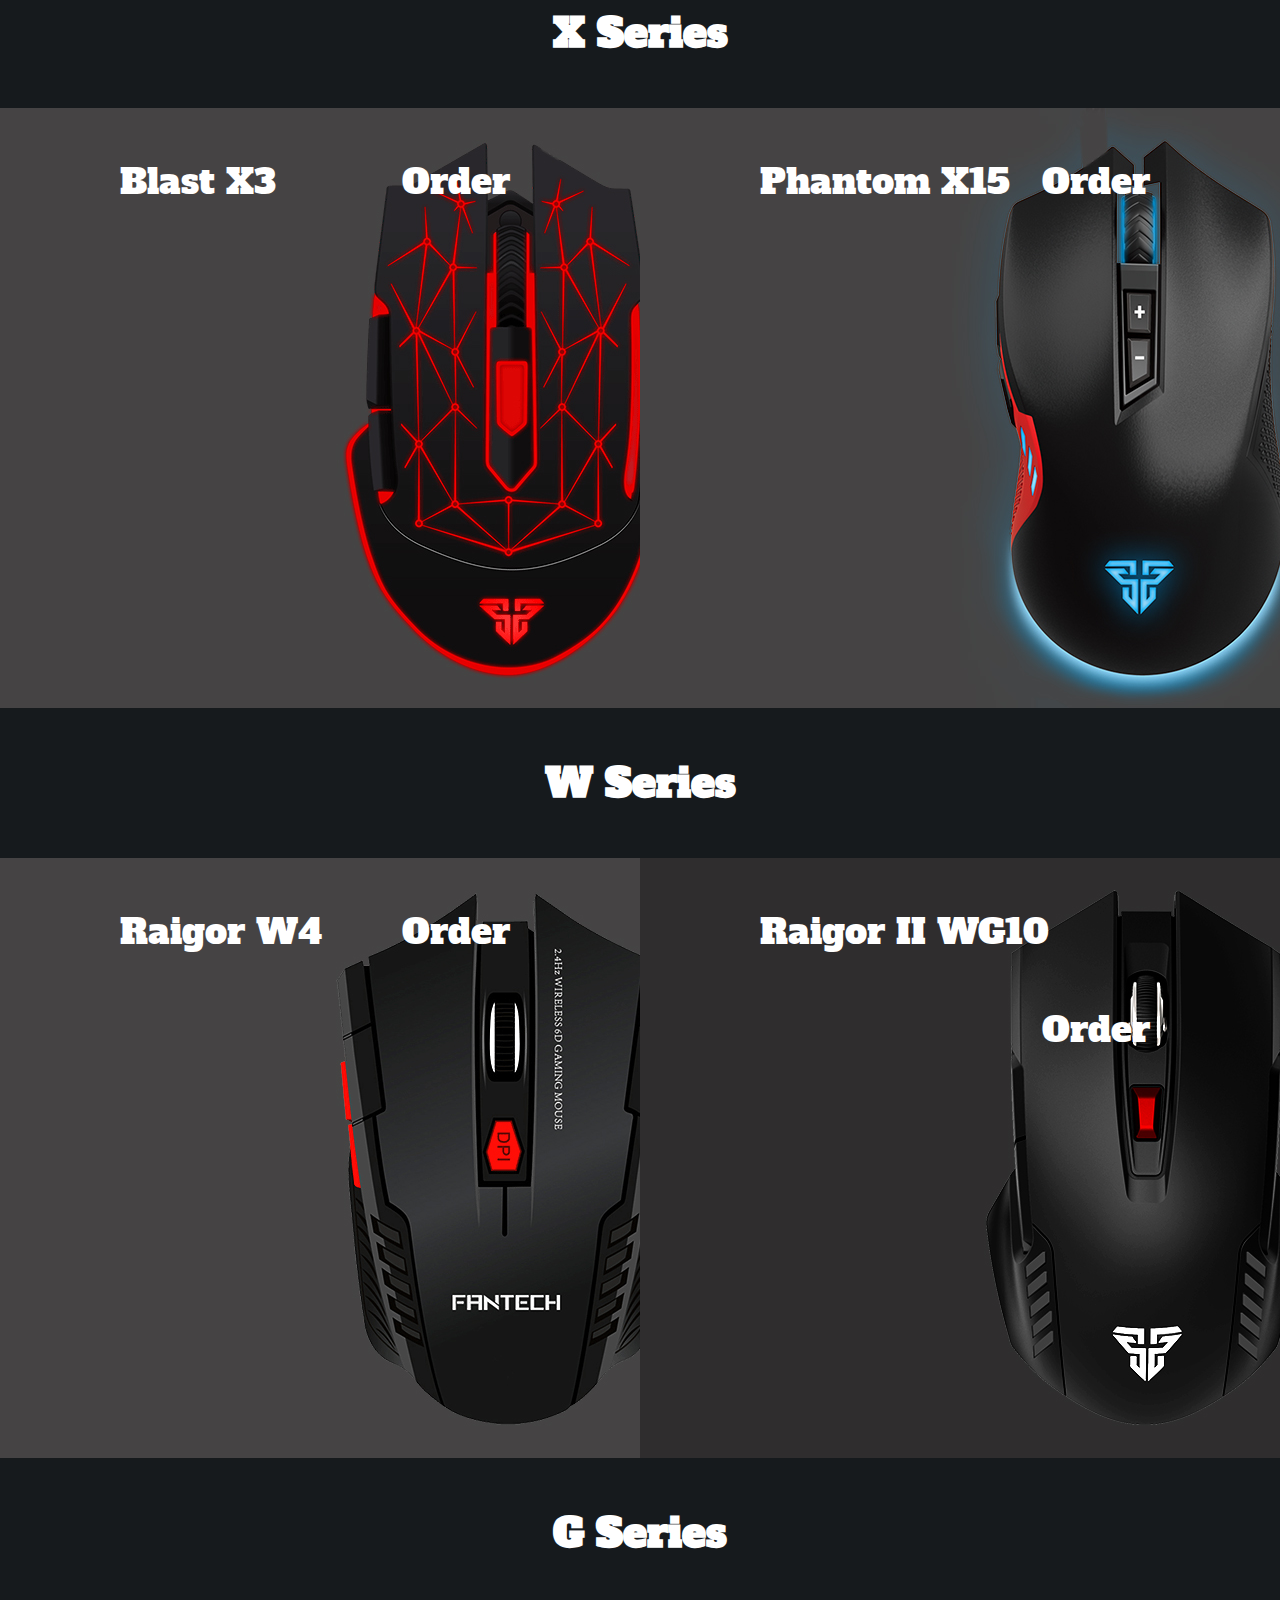
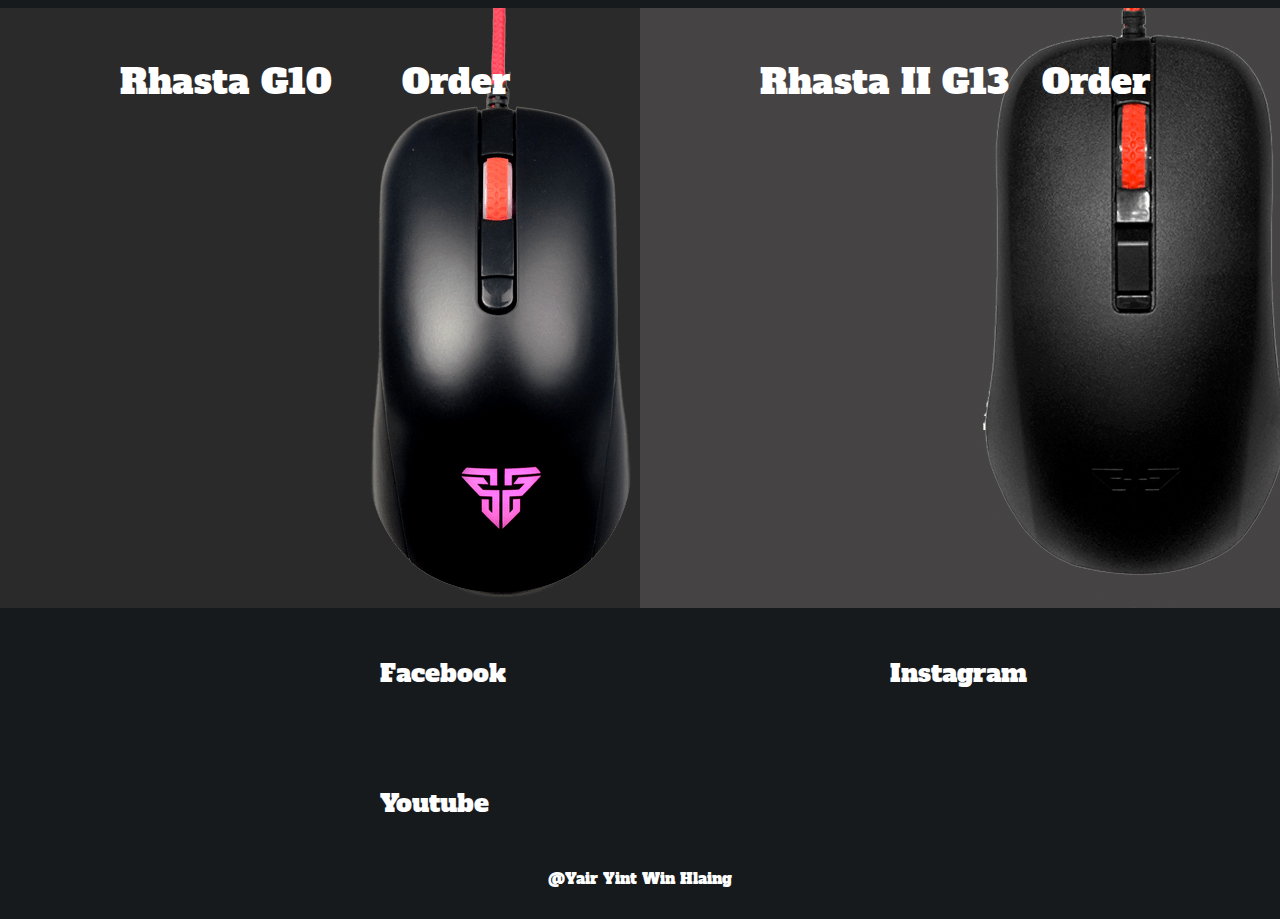
<file: mice.html>
<!DOCTYPE html>
<html lang="en">
<head>
    <meta charset="UTF-8">
    <meta http-equiv="X-UA-Compatible" content="IE=edge">
    <meta name="viewport" content="width=device-width, initial-scale=1.0">
    <title>Mice</title>
    <link rel="stylesheet" href="mice.css">
    <link rel="preconnect" href="https://fonts.googleapis.com">
    <link rel="preconnect" href="https://fonts.gstatic.com" crossorigin>
    <link href="https://fonts.googleapis.com/css2?family=Alfa+Slab+One&display=swap" rel="stylesheet">  
</head>
<body>
    <div class="topnav">
        <a class="active" href="index.html">Fantech</a>
        <div class="login-container">
          <form action="/action_page.php">
            <input type="text" placeholder="Username" name="username">
            <input type="password" placeholder="Password" name="psw">
            <button type="submit">Login</button>
          </form>
        </div>
    </div>
    <div class="search">
    <input type="text" name="search" placeholder="Search..">
    </div>  
    <div class="tab">
        <ul>
            <li><a class="active" href="mice.html">Mice</a></li>
            <li><a href="keyboard.html">Keyboard</a></li>
            <li><a href="audio.html">Audio</a></li>
            <li><a href="desk&chair.html">Desk & Chair</a></li>
            <li><a href="streaming.html">Streaming</a></li>
            <li><a href="console.html">Console</a></li>
        </ul>
    </div>
    
    <div class="welcome">
        <h1>Mice</h1>
    </div>
    <div class="ux">
        <h1>UX Series</h1>
        <div class="ux3">
            <p>Helios UX3</p>
            <a href="https://fantechworld.com/gaming-mouse-helios-ux3-fantech/">Order</a>
        </div>
        <div class="ux1">
            <p>Hero UX1</p>
            <a href="https://fantechworld.com/wireless-gaming-mouse-hero-ux1-fantech/">Order</a>
        </div>
    </div>

    <div class="x">
        <h1>X Series</h1>
        <div class="x7">
            <p>Blast X3</p>
            <a href="https://fantechworld.com/gaming-mouse-blast-x7-macro-rgb-fantech/">Order</a>
        </div>
        <div class="x15">
            <p>Phantom X15</p>
            <a href="https://fantechworld.com/gaming-mouse-phantom-x15-fantech/">Order</a>
        </div>
    </div>

    <div class="w">
        <h1>W Series</h1>
        <div class="w4">
            <p>Raigor W4</p>
            <a href="https://fantechworld.com/raigor-w4/">Order</a>
        </div>
        <div class="wg10">
            <p>Raigor II WG10</p>
            <a href="https://fantechworld.com/wireless-gaming-mouse-wg10/">Order</a>
        </div>
    </div>

    <div class="g">
        <h1>G Series</h1>
        <div class="g10">
            <p>Rhasta G10</p>
            <a href="https://fantechworld.com/gaming-mouse-rhasta-g10-fantech/">Order</a>
        </div>
        <div class="g13">
            <p>Rhasta II G13</p>
            <a href="https://fantechworld.com/gaming-mouse-rhasta-ii-g13-fantech/">Order</a>
        </div>
    </div>
    <div class="end"> 
        <a href="https://www.facebook.com/fantechworld/">Facebook</a>
        <a href="https://www.instagram.com/fantechworld">Instagram</a>
        <a href="https://www.youtube.com/fantechworld">Youtube</a>
        <p>@Yair Yint Win Hlaing</p>
    </div>
</body>
</html>
</file>
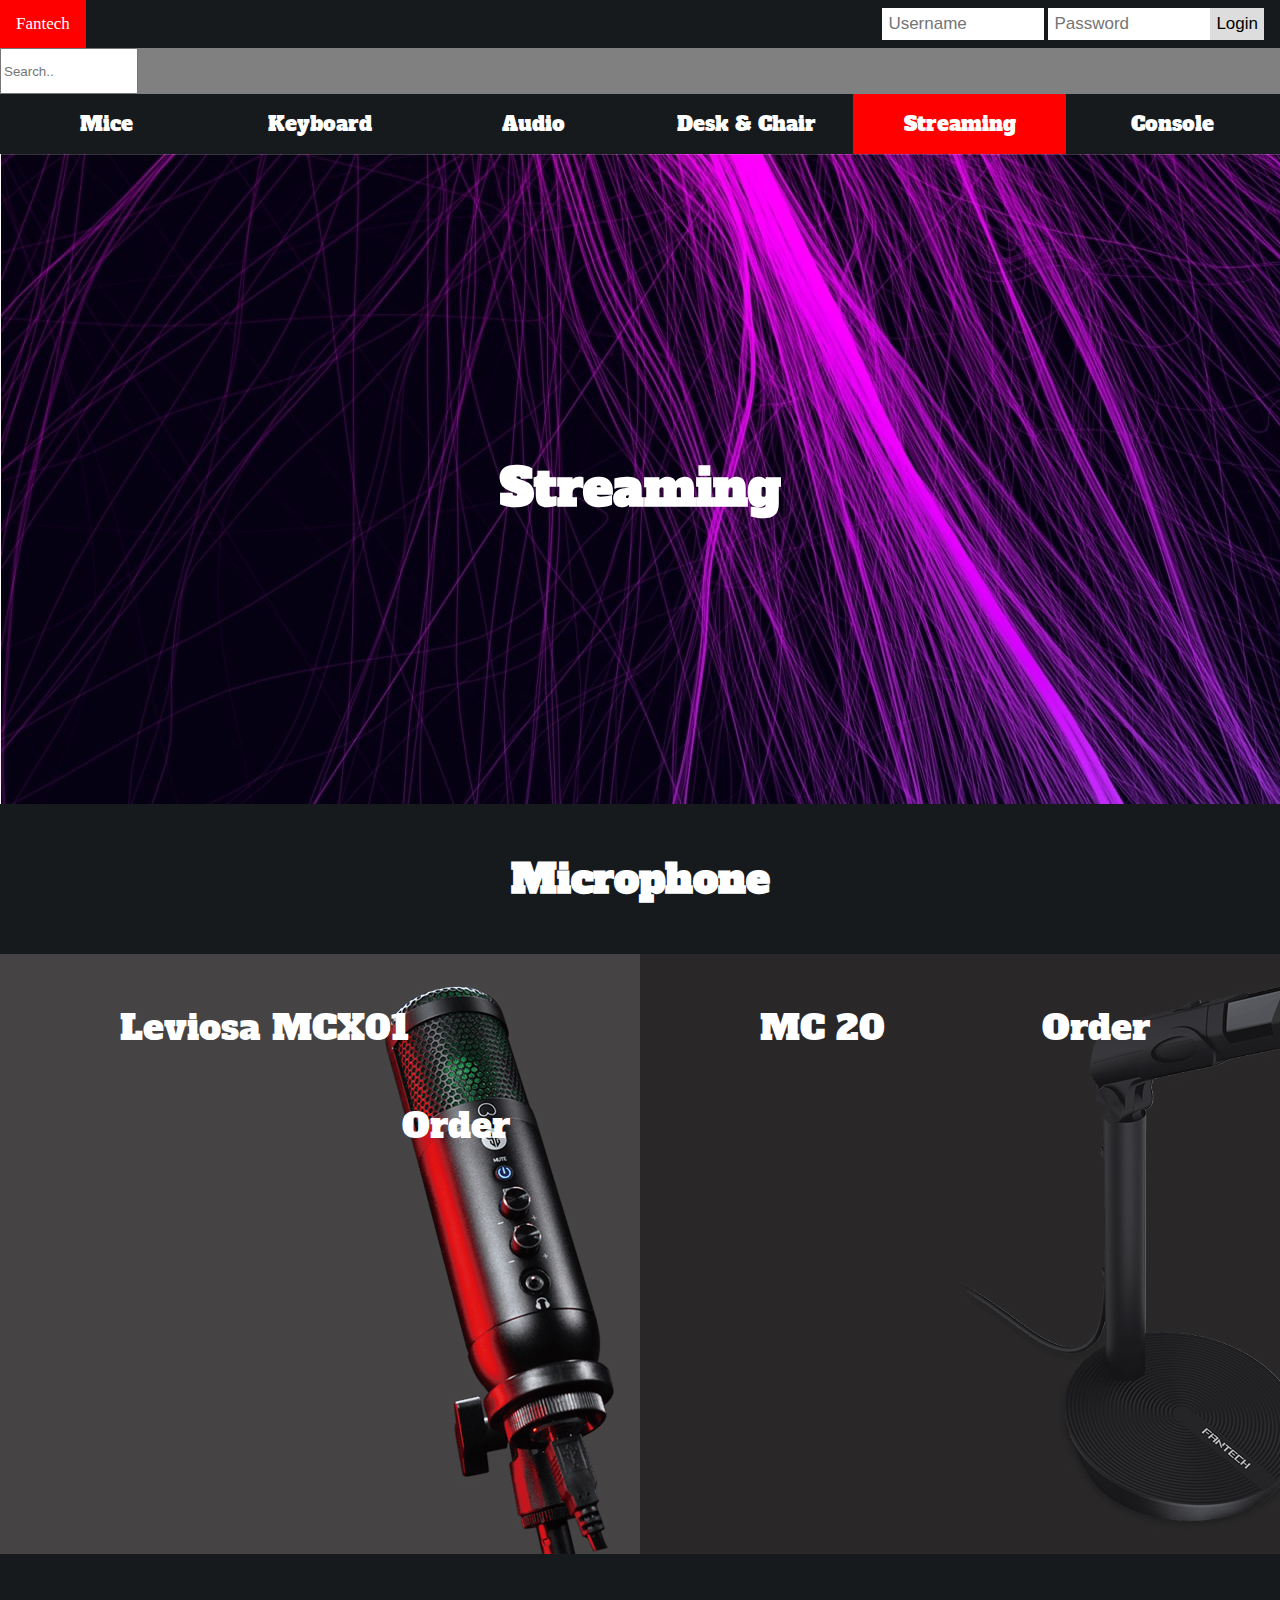
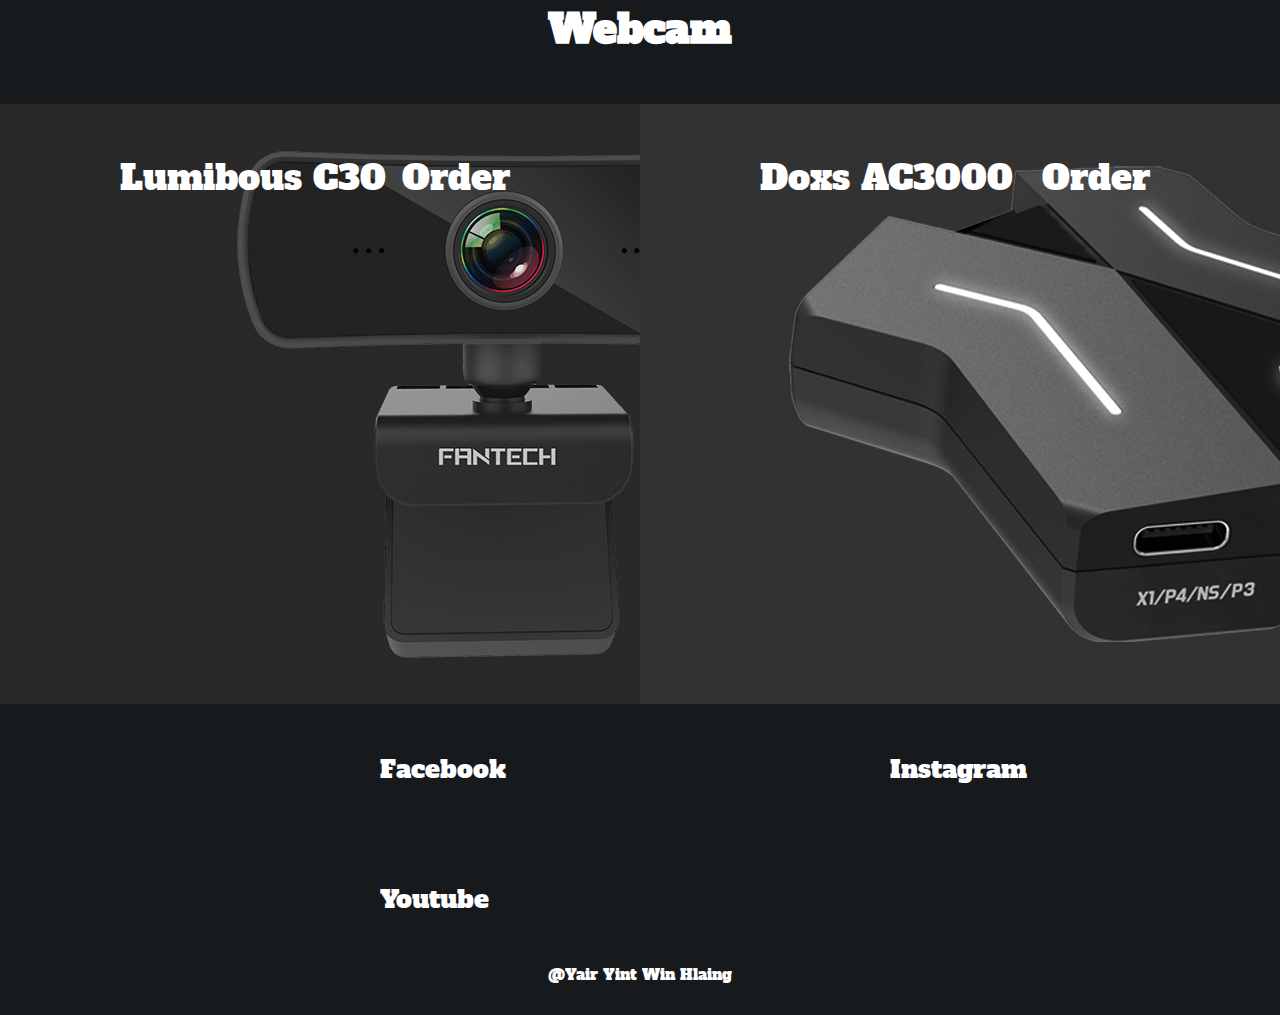
<file: streaming.html>
<!DOCTYPE html>
<html lang="en">
<head>
    <meta charset="UTF-8">
    <meta http-equiv="X-UA-Compatible" content="IE=edge">
    <meta name="viewport" content="width=device-width, initial-scale=1.0">
    <title>Streaming</title>
    <link rel="stylesheet" href="streaming.css">
    <link rel="preconnect" href="https://fonts.googleapis.com">
    <link rel="preconnect" href="https://fonts.gstatic.com" crossorigin>
    <link href="https://fonts.googleapis.com/css2?family=Alfa+Slab+One&display=swap" rel="stylesheet">  
</head>
<body>
    <div class="topnav">
        <a class="active" href="index.html">Fantech</a>
        <div class="login-container">
          <form action="/action_page.php">
            <input type="text" placeholder="Username" name="username">
            <input type="password" placeholder="Password" name="psw">
            <button type="submit">Login</button>
          </form>
        </div>
    </div>
    <div class="search">
    <input type="text" name="search" placeholder="Search..">
    </div>  
    <div class="tab">
        <ul>
            <li><a href="mice.html">Mice</a></li>
            <li><a href="keyboard.html">Keyboard</a></li>
            <li><a href="audio.html">Audio</a></li>
            <li><a href="desk&chair.html">Desk & Chair</a></li>
            <li><a class="active" href="streaming.html">Streaming</a></li>
            <li><a href="console.html">Console</a></li>
        </ul>
    </div>
    <div class="welcome">
        <h1>Streaming</h1>
    </div>
    <div class="mic">
        <h1>Microphone</h1>
        <div class=x01>
            <p>Leviosa MCX01</p>
            <a href="https://fantechworld.com/condenser-microphones-leviosa-mcx01-fantech/">Order</a>
        </div>
        <div class="mc20">
            <p>MC 20</p>
            <a href="https://fantechworld.com/best-microphone-condenser-mc20/">Order</a>
        </div>
    </div>

    <div class="cam">
        <h1>Webcam</h1>
        <div class=c30>
            <p>Lumibous C30</p>
            <a href="https://fantechworld.com/best-webcam-pc-luminous-c30-fantech/">Order</a>
        </div>
        <div class=ac3000>
            <p>Doxs AC3000</p>
            <a href="https://fantechworld.com/doxc-ac3000/">Order</a>
        </div>
    </div>

    
    <div class="end"> 
        <a href="https://www.facebook.com/fantechworld/">Facebook</a>
        <a href="https://www.instagram.com/fantechworld">Instagram</a>
        <a href="https://www.youtube.com/fantechworld">Youtube</a>
        <p>@Yair Yint Win Hlaing</p>
    </div>
</body>
</html>
</file>
<file: style.css>
*{
    margin: 0 auto;
}
.topnav {
    overflow: hidden;
    background-color: #161a1d;
}
.topnav a {
    float: left;
    display: block;
    color: black;
    text-align: center;
    padding: 14px 16px;
    text-decoration: none;
    font-size: 17px;
}
.topnav a:hover {
    background-color: #ddd;
    color: black;
} 
.topnav a.active {
    background-color: red;
    color: white;
}
.topnav .login-container {
    float: right;
} 
.topnav input[type=text], .topnav input[type=password] {
    padding: 6px;
    margin-top: 8px;
    font-size: 17px;
    border: none;
    width: 150px;
} 
.topnav .login-container button {
    float: right;
    padding: 6px;
    margin-top: 8px;
    margin-right: 16px;
    background: #ddd;
    font-size: 17px;
    border: none;
    cursor: pointer;
} 
.topnav .login-container button:hover {
    background: #ccc;
}
.search input[type=text] {
    width: 130px;
    height: 40px;
    -webkit-transition: width 0.4s ease-in-out;
    transition: width 0.4s ease-in-out;    
}
.search{
    background-color: gray;
}
.search input[type=text]:focus {
    width: 100%;
}
.tab ul{
    list-style: none;
    padding-left: 0;
    background-color: #161a1d;
    width: 100%;
    height: 60px;
    margin: 0 auto;
}
.tab ul li{
    float: left;
    width: 16.66%;
    text-align: center;
    line-height: 60px;
    margin: 0 auto;
}
.tab ul li a{
    text-decoration: none;
    color: white;
    display: block;
    font-family: 'Alfa Slab One', cursive;
    font-size: 20px;
}
.tab ul li a:hover{
    background-color: red;
}
.tab .active{
    background-color: red;
}
.welcome{
    background-image: url(image/ggg.jpg);
    height: 670px;
    width: 100%;
}
.welcome h1{
    color: white;
    font-family: 'Alfa Slab One', cursive;
    font-size: 50px;
    text-align: center;
    padding-top: 40px;
}
.welcome h2{
    color: white;
    font-family: 'Alfa Slab One', cursive;
    font-size: 50px;
    text-align: center;
    padding-top: 460px;
}
.intro{
    background-color: #161a1d;
    height: 200px;
}
.intro h1{
    color: white;
    font-size: 50px;
    font-family: 'Alfa Slab One', cursive;
    text-align: center;
    padding-top: 40px;
}
.intro p{
    color: white;
    font-size: 20px;
    font-family: 'Alfa Slab One', cursive;
    text-align: center;
    padding-top: 15px;
}
.mice , .key{
    float: left;
    width: 50%;
    text-align: center;
    text-decoration: none;
    color: white;
    line-height: 500px;
    font-size: 50px;
    font-family: 'Alfa Slab One', cursive;
}
.mice{
    background-image: url(image/mouse.jpg);
    height: 500px;
}
.key{
    background-image: url(image/keyboard.jpg);
    height: 500px;  
}
.mice:hover , .key:hover{
    color: red;
}
.aud , .desk{
    float: left;
    width: 50%;
    text-align: center;
    text-decoration: none;
    color: white;
    line-height: 500px;
    font-size: 50px;
    font-family: 'Alfa Slab One', cursive;
}
.aud{
    background-image: url(image/audio.jpg);
    height: 500px;
}
.desk{
    background-image: url(image/desk.jpg);
    height: 500px;  
}
.aud:hover , .desk:hover{
    color: red;
}
.str , .con{
    float: left;
    width: 50%;
    text-align: center;
    text-decoration: none;
    color: white;
    line-height: 500px;
    font-size: 50px;
    font-family: 'Alfa Slab One', cursive;
}
.str{
    background-image: url(image/streaming.jpg);
    height: 500px;
}
.con{
    background-image: url(image/console.jpg);
    height: 500px;  
}
.str:hover , .con:hover{
    color: red;
}
.end{
    background-color: #161a1d;
}
.end p{
    text-align: center;
    padding-bottom: 30px;
    color: white;
    font-size: 15px;
    font-family: 'Alfa Slab One', cursive;
}
.end a{
    text-decoration: none;
    color: white;
    padding-left: 380px;
    line-height: 130px;
    font-size: 25px;
    font-family: 'Alfa Slab One', cursive;
}
.end a:hover{
    color: red;
}
</file>
<file: audio.css>
*{
    margin: 0 auto;
}
.topnav {
    overflow: hidden;
    background-color: #161a1d;
}
.topnav a {
    float: left;
    display: block;
    color: black;
    text-align: center;
    padding: 14px 16px;
    text-decoration: none;
    font-size: 17px;
}
.topnav a:hover {
    background-color: #ddd;
    color: black;
} 
.topnav a.active {
    background-color: red;
    color: white;
}
.topnav .login-container {
    float: right;
} 
.topnav input[type=text], .topnav input[type=password] {
    padding: 6px;
    margin-top: 8px;
    font-size: 17px;
    border: none;
    width: 150px;
} 
.topnav .login-container button {
    float: right;
    padding: 6px;
    margin-top: 8px;
    margin-right: 16px;
    background: #ddd;
    font-size: 17px;
    border: none;
    cursor: pointer;
} 
.topnav .login-container button:hover {
    background: #ccc;
}
.search input[type=text] {
    width: 130px;
    height: 40px;
    -webkit-transition: width 0.4s ease-in-out;
    transition: width 0.4s ease-in-out;    
}
.search{
    background-color: gray;
}
.search input[type=text]:focus {
    width: 100%;
}
.tab ul{
    list-style: none;
    padding-left: 0;
    background-color: #161a1d;
    width: 100%;
    height: 60px;
    margin: 0 auto;
}
.tab ul li{
    float: left;
    width: 16.66%;
    text-align: center;
    line-height: 60px;
    margin: 0 auto;
}
.tab ul li a{
    text-decoration: none;
    color: white;
    display: block;
    font-family: 'Alfa Slab One', cursive;
    font-size: 20px;
}
.tab ul li a:hover{
    background-color: red;
}
.tab .active{
    background-color: red;
}
.welcome{
    background-image: url(audio/1.jpg);
    height: 650px;
}
.welcome h1{
    color: white;
    font-size: 50px;
    font-family: 'Alfa Slab One', cursive;
    text-align: center;
    padding-top: 300px;
}
.headset{
    background-color: #161a1d;
}
.hg15{
    background-image: url(audio/hg15.jpg);
}
.hg21{
    background-image: url(audio/hg21.jpg);
}
.hg15 , .hg21{
    float: left;
    height: 600px;
    width: 50%;
}
.headset h1{
  
    color: white;
    font-family: 'Alfa Slab One', cursive;
    font-size: 40px;
    text-align: center;
    line-height: 150px;
}
.hg15 p{
    color: white;
    font-family: 'Alfa Slab One', cursive;
    font-size: 35px;
    padding-left: 120px;
    padding-top: 50px;
    display: inline-block;
}
.hg15 a{
    color: white;
    text-decoration: none;
    float: right;
    font-size: 35px;
    font-family: 'Alfa Slab One', cursive;
    padding-right: 130px;
    padding-top: 50px;
}
.hg15 a:hover{
    color: red;
}
.hg21 p{
    color: white;
    font-family: 'Alfa Slab One', cursive;
    font-size: 35px;
    padding-left: 120px;
    padding-top: 50px;
    display: inline-block;
}
.hg21 a{
    color: white;
    text-decoration: none;
    float: right;
    font-size: 35px;
    font-family: 'Alfa Slab One', cursive;
    padding-right: 130px;
    padding-top: 50px;
}
.hg21 a:hover{
    color: red;
}
.ear{
    background-color: #161a1d;
}
.eg2{
    background-image: url(audio/eg2.jpg);
}
.tx1{
    background-image: url(audio/tx1.jpg);
}
.eg2 , .tx1{
    float: left;
    height: 600px;
    width: 50%;
}
.ear h1{
  
    color: white;
    font-family: 'Alfa Slab One', cursive;
    font-size: 40px;
    text-align: center;
    line-height: 150px;
}
.eg2 p{
    color: white;
    font-family: 'Alfa Slab One', cursive;
    font-size: 35px;
    padding-left: 120px;
    padding-top: 50px;
    display: inline-block;
}
.eg2 a{
    color: white;
    text-decoration: none;
    float: right;
    font-size: 35px;
    font-family: 'Alfa Slab One', cursive;
    padding-right: 130px;
    padding-top: 50px;
}
.eg2 a:hover{
    color: red;
}
.tx1 p{
    color: white;
    font-family: 'Alfa Slab One', cursive;
    font-size: 35px;
    padding-left: 120px;
    padding-top: 50px;
    display: inline-block;
}
.tx1 a{
    color: white;
    text-decoration: none;
    float: right;
    font-size: 35px;
    font-family: 'Alfa Slab One', cursive;
    padding-right: 130px;
    padding-top: 50px;
}
.tx1 a:hover{
    color: red;
}
.speaker{
    background-color: #161a1d;
}
.bs150{
    background-image: url(audio/bs150.jpg);
}
.gs204{
    background-image: url(audio/gs204.jpg);
}
.bs150 , .gs204{
    float: left;
    height: 600px;
    width: 50%;
}
.speaker h1{
  
    color: white;
    font-family: 'Alfa Slab One', cursive;
    font-size: 40px;
    text-align: center;
    line-height: 150px;
}
.bs150 p{
    color: white;
    font-family: 'Alfa Slab One', cursive;
    font-size: 35px;
    padding-left: 120px;
    padding-top: 50px;
    display: inline-block;
}
.bs150 a{
    color: white;
    text-decoration: none;
    float: right;
    font-size: 35px;
    font-family: 'Alfa Slab One', cursive;
    padding-right: 130px;
    padding-top: 50px;
}
.bs150 a:hover{
    color: red;
}
.gs204 p{
    color: white;
    font-family: 'Alfa Slab One', cursive;
    font-size: 35px;
    padding-left: 120px;
    padding-top: 50px;
    display: inline-block;
}
.gs204 a{
    color: white;
    text-decoration: none;
    float: right;
    font-size: 35px;
    font-family: 'Alfa Slab One', cursive;
    padding-right: 130px;
    padding-top: 50px;
}
.gs204 a:hover{
    color: red;
}
.end{
    background-color: #161a1d;
}
.end p{
    text-align: center;
    padding-bottom: 30px;
    color: white;
    font-size: 15px;
    font-family: 'Alfa Slab One', cursive;
}
.end a{
    text-decoration: none;
    color: white;
    padding-left: 380px;
    line-height: 130px;
    font-size: 25px;
    font-family: 'Alfa Slab One', cursive;
}
.end a:hover{
    color: red;
}
</file>
<file: console.css>
*{
    margin: 0 auto;
}
.topnav {
    overflow: hidden;
    background-color: #161a1d;
}
.topnav a {
    float: left;
    display: block;
    color: black;
    text-align: center;
    padding: 14px 16px;
    text-decoration: none;
    font-size: 17px;
}
.topnav a:hover {
    background-color: #ddd;
    color: black;
} 
.topnav a.active {
    background-color: red;
    color: white;
}
.topnav .login-container {
    float: right;
} 
.topnav input[type=text], .topnav input[type=password] {
    padding: 6px;
    margin-top: 8px;
    font-size: 17px;
    border: none;
    width: 150px;
} 
.topnav .login-container button {
    float: right;
    padding: 6px;
    margin-top: 8px;
    margin-right: 16px;
    background: #ddd;
    font-size: 17px;
    border: none;
    cursor: pointer;
} 
.topnav .login-container button:hover {
    background: #ccc;
}
.search input[type=text] {
    width: 130px;
    height: 40px;
    -webkit-transition: width 0.4s ease-in-out;
    transition: width 0.4s ease-in-out;    
}
.search{
    background-color: gray;
}
.search input[type=text]:focus {
    width: 100%;
}
.tab ul{
    list-style: none;
    padding-left: 0;
    background-color: #161a1d;
    width: 100%;
    height: 60px;
    margin: 0 auto;
}
.tab ul li{
    float: left;
    width: 16.66%;
    text-align: center;
    line-height: 60px;
    margin: 0 auto;
}
.tab ul li a{
    text-decoration: none;
    color: white;
    display: block;
    font-family: 'Alfa Slab One', cursive;
    font-size: 20px;
}
.tab ul li a:hover{
    background-color: red;
}
.tab .active{
    background-color: red;
}
.welcome{
    background-image: url(console/1.jpg);
    height: 650px;
}
.welcome h1{
    color: white;
    font-size: 50px;
    font-family: 'Alfa Slab One', cursive;
    text-align: center;
    padding-top: 300px;
}
.gear{
    background-color: #161a1d;
}
.gp11{
    background-image: url(console/gp11.jpg);
}
.mh86{
    background-image: url(console/mh86.jpg);
}
.gp11 , .mh86{
    float: left;
    height: 600px;
    width: 50%;
}
.gear h1{
  
    color: white;
    font-family: 'Alfa Slab One', cursive;
    font-size: 40px;
    text-align: center;
    line-height: 150px;
}
.gp11 p{
    color: white;
    font-family: 'Alfa Slab One', cursive;
    font-size: 35px;
    padding-left: 120px;
    padding-top: 50px;
    display: inline-block;
}
.gp11 a{
    color: white;
    text-decoration: none;
    float: right;
    font-size: 35px;
    font-family: 'Alfa Slab One', cursive;
    padding-right: 130px;
    padding-top: 50px;
}
.gp11 a:hover{
    color: red;
}
.mh86 p{
    color: white;
    font-family: 'Alfa Slab One', cursive;
    font-size: 35px;
    padding-left: 120px;
    padding-top: 50px;
    display: inline-block;
}
.mh86 a{
    color: white;
    text-decoration: none;
    float: right;
    font-size: 35px;
    font-family: 'Alfa Slab One', cursive;
    padding-right: 130px;
    padding-top: 50px;
}
.mh86 a:hover{
    color: red;
}
.case{
    background-color: #161a1d;
}
.cg73{
    background-image: url(console/cg73.jpg);
}
.x7{
    background-image: url(console/x7.jpg);
}
.cg73 , .x7{
    float: left;
    height: 600px;
    width: 50%;
}
.case h1{
  
    color: white;
    font-family: 'Alfa Slab One', cursive;
    font-size: 40px;
    text-align: center;
    line-height: 150px;
}
.cg73 p{
    color: white;
    font-family: 'Alfa Slab One', cursive;
    font-size: 35px;
    padding-left: 120px;
    padding-top: 50px;
    display: inline-block;
}
.cg73 a{
    color: white;
    text-decoration: none;
    float: right;
    font-size: 35px;
    font-family: 'Alfa Slab One', cursive;
    padding-right: 130px;
    padding-top: 50px;
}
.cg73 a:hover{
    color: red;
}
.x7 p{
    color: white;
    font-family: 'Alfa Slab One', cursive;
    font-size: 35px;
    padding-left: 120px;
    padding-top: 50px;
    display: inline-block;
}
.x7 a{
    color: white;
    text-decoration: none;
    float: right;
    font-size: 35px;
    font-family: 'Alfa Slab One', cursive;
    padding-right: 130px;
    padding-top: 50px;
}
.x7 a:hover{
    color: red;
}
.app{
    background-color: #161a1d;
}
.jes{
    background-image: url(console/jes.jpg);
}
.polo{
    background-image: url(console/polo.jpg);
}
.jes , .polo{
    float: left;
    height: 600px;
    width: 50%;
}
.app h1{
  
    color: white;
    font-family: 'Alfa Slab One', cursive;
    font-size: 40px;
    text-align: center;
    line-height: 150px;
}
.jes p{
    color: white;
    font-family: 'Alfa Slab One', cursive;
    font-size: 35px;
    padding-left: 120px;
    padding-top: 50px;
    display: inline-block;
}
.jes a{
    color: white;
    text-decoration: none;
    float: right;
    font-size: 35px;
    font-family: 'Alfa Slab One', cursive;
    padding-right: 130px;
    padding-top: 50px;
}
.jes a:hover{
    color: red;
}
.polo p{
    color: white;
    font-family: 'Alfa Slab One', cursive;
    font-size: 35px;
    padding-left: 120px;
    padding-top: 50px;
    display: inline-block;
}
.polo a{
    color: white;
    text-decoration: none;
    float: right;
    font-size: 35px;
    font-family: 'Alfa Slab One', cursive;
    padding-right: 130px;
    padding-top: 50px;
}
.polo a:hover{
    color: red;
}
.end{
    background-color: #161a1d;
}
.end p{
    text-align: center;
    padding-bottom: 30px;
    color: white;
    font-size: 15px;
    font-family: 'Alfa Slab One', cursive;
}
.end a{
    text-decoration: none;
    color: white;
    padding-left: 380px;
    line-height: 130px;
    font-size: 25px;
    font-family: 'Alfa Slab One', cursive;
}
.end a:hover{
    color: red;
}
</file>
<file: desk&chair.css>
*{
    margin: 0 auto;
}
.topnav {
    overflow: hidden;
    background-color: #161a1d;
}
.topnav a {
    float: left;
    display: block;
    color: black;
    text-align: center;
    padding: 14px 16px;
    text-decoration: none;
    font-size: 17px;
}
.topnav a:hover {
    background-color: #ddd;
    color: black;
} 
.topnav a.active {
    background-color: red;
    color: white;
}
.topnav .login-container {
    float: right;
} 
.topnav input[type=text], .topnav input[type=password] {
    padding: 6px;
    margin-top: 8px;
    font-size: 17px;
    border: none;
    width: 150px;
} 
.topnav .login-container button {
    float: right;
    padding: 6px;
    margin-top: 8px;
    margin-right: 16px;
    background: #ddd;
    font-size: 17px;
    border: none;
    cursor: pointer;
} 
.topnav .login-container button:hover {
    background: #ccc;
}
.search input[type=text] {
    width: 130px;
    height: 40px;
    -webkit-transition: width 0.4s ease-in-out;
    transition: width 0.4s ease-in-out;    
}
.search{
    background-color: gray;
}
.search input[type=text]:focus {
    width: 100%;
}
.tab ul{
    list-style: none;
    padding-left: 0;
    background-color: #161a1d;
    width: 100%;
    height: 60px;
    margin: 0 auto;
}
.tab ul li{
    float: left;
    width: 16.66%;
    text-align: center;
    line-height: 60px;
    margin: 0 auto;
}
.tab ul li a{
    text-decoration: none;
    color: white;
    display: block;
    font-family: 'Alfa Slab One', cursive;
    font-size: 20px;
}
.tab ul li a:hover{
    background-color: red;
}
.tab .active{
    background-color: red;
}
.welcome{
    background-image: url(desk&chair/1.jpg);
    height: 650px;
}
.welcome h1{
    color: white;
    font-size: 50px;
    font-family: 'Alfa Slab One', cursive;
    text-align: center;
    padding-top: 300px;
}
.chair{
    background-color: #161a1d;
}
.gc182{
    background-image: url(desk&chair/182.jpg);
}
.gc183{
    background-image: url(desk&chair/183.jpg);
}
.gc182 , .gc183{
    float: left;
    height: 600px;
    width: 50%;
}
.chair h1{
  
    color: white;
    font-family: 'Alfa Slab One', cursive;
    font-size: 40px;
    text-align: center;
    line-height: 150px;
}
.gc182 p{
    color: white;
    font-family: 'Alfa Slab One', cursive;
    font-size: 35px;
    padding-left: 120px;
    padding-top: 50px;
    display: inline-block;
}
.gc182 a{
    color: white;
    text-decoration: none;
    float: right;
    font-size: 35px;
    font-family: 'Alfa Slab One', cursive;
    padding-right: 130px;
    padding-top: 50px;
}
.gc182 a:hover{
    color: red;
}
.gc183 p{
    color: white;
    font-family: 'Alfa Slab One', cursive;
    font-size: 35px;
    padding-left: 120px;
    padding-top: 50px;
    display: inline-block;
}
.gc183 a{
    color: white;
    text-decoration: none;
    float: right;
    font-size: 35px;
    font-family: 'Alfa Slab One', cursive;
    padding-right: 130px;
    padding-top: 50px;
}
.gc183 a:hover{
    color: red;
}
.desk{
    background-color: #161a1d;
}
.gd512{
    background-image: url(desk&chair/gd512.jpg);
}
.gd612{
    background-image: url(desk&chair/gd612.jpg);
}
.gd512 , .gd612{
    float: left;
    height: 600px;
    width: 50%;
}
.desk h1{
  
    color: white;
    font-family: 'Alfa Slab One', cursive;
    font-size: 40px;
    text-align: center;
    line-height: 150px;
}
.gd512 p{
    color: white;
    font-family: 'Alfa Slab One', cursive;
    font-size: 35px;
    padding-left: 120px;
    padding-top: 50px;
    display: inline-block;
}
.gd512 a{
    color: white;
    text-decoration: none;
    float: right;
    font-size: 35px;
    font-family: 'Alfa Slab One', cursive;
    padding-right: 130px;
    padding-top: 50px;
}
.gd512 a:hover{
    color: red;
}
.gd612 p{
    color: white;
    font-family: 'Alfa Slab One', cursive;
    font-size: 35px;
    padding-left: 120px;
    padding-top: 50px;
    display: inline-block;
}
.gd612 a{
    color: white;
    text-decoration: none;
    float: right;
    font-size: 35px;
    font-family: 'Alfa Slab One', cursive;
    padding-right: 130px;
    padding-top: 50px;
}
.gd612 a:hover{
    color: red;
}

.end{
    background-color: #161a1d;
}
.end p{
    text-align: center;
    padding-bottom: 30px;
    color: white;
    font-size: 15px;
    font-family: 'Alfa Slab One', cursive;
}
.end a{
    text-decoration: none;
    color: white;
    padding-left: 380px;
    line-height: 130px;
    font-size: 25px;
    font-family: 'Alfa Slab One', cursive;
}
.end a:hover{
    color: red;
}
</file>
<file: keyboard.css>
*{
    margin: 0 auto;
}
.topnav {
    overflow: hidden;
    background-color: #161a1d;
}
.topnav a {
    float: left;
    display: block;
    color: black;
    text-align: center;
    padding: 14px 16px;
    text-decoration: none;
    font-size: 17px;
}
.topnav a:hover {
    background-color: #ddd;
    color: black;
} 
.topnav a.active {
    background-color: red;
    color: white;
}
.topnav .login-container {
    float: right;
} 
.topnav input[type=text], .topnav input[type=password] {
    padding: 6px;
    margin-top: 8px;
    font-size: 17px;
    border: none;
    width: 150px;
} 
.topnav .login-container button {
    float: right;
    padding: 6px;
    margin-top: 8px;
    margin-right: 16px;
    background: #ddd;
    font-size: 17px;
    border: none;
    cursor: pointer;
} 
.topnav .login-container button:hover {
    background: #ccc;
}
.search input[type=text] {
    width: 130px;
    height: 40px;
    -webkit-transition: width 0.4s ease-in-out;
    transition: width 0.4s ease-in-out;    
}
.search{
    background-color: gray;
}
.search input[type=text]:focus {
    width: 100%;
}
.tab ul{
    list-style: none;
    padding-left: 0;
    background-color: #161a1d;
    width: 100%;
    height: 60px;
    margin: 0 auto;
}
.tab ul li{
    float: left;
    width: 16.66%;
    text-align: center;
    line-height: 60px;
    margin: 0 auto;
}
.tab ul li a{
    text-decoration: none;
    color: white;
    display: block;
    font-family: 'Alfa Slab One', cursive;
    font-size: 20px;
}
.tab ul li a:hover{
    background-color: red;
}
.tab .active{
    background-color: red;
}
.welcome{
    background-image: url(keyboard/1.png);
    height: 650px;
}
.welcome h1{
    color: white;
    font-size: 50px;
    font-family: 'Alfa Slab One', cursive;
    text-align: center;
    padding-top: 300px;
}
.membrane{
    background-color: #161a1d;
}
.k511{
    background-image: url(keyboard/k511.jpg);
}
.k612{
    background-image: url(keyboard/k612.jpg);
}
.k511 , .k612{
    float: left;
    height: 600px;
    width: 50%;
}
.membrane h1{
  
    color: white;
    font-family: 'Alfa Slab One', cursive;
    font-size: 40px;
    text-align: center;
    line-height: 150px;
}
.k511 p{
    color: white;
    font-family: 'Alfa Slab One', cursive;
    font-size: 35px;
    padding-left: 120px;
    padding-top: 50px;
    display: inline-block;
}
.k511 a{
    color: white;
    text-decoration: none;
    float: right;
    font-size: 35px;
    font-family: 'Alfa Slab One', cursive;
    padding-right: 130px;
    padding-top: 50px;
}
.k511 a:hover{
    color: red;
}
.k612 p{
    color: white;
    font-family: 'Alfa Slab One', cursive;
    font-size: 35px;
    padding-left: 120px;
    padding-top: 50px;
    display: inline-block;
}
.k612 a{
    color: white;
    text-decoration: none;
    float: right;
    font-size: 35px;
    font-family: 'Alfa Slab One', cursive;
    padding-right: 130px;
    padding-top: 50px;
}
.k612 a:hover{
    color: red;
}
.mechanical{
    background-color: #161a1d;
}
.mk852{
    background-image: url(keyboard/mk852.jpg);
}
.mk853{
    background-image: url(keyboard/mk853.jpg);
}
.mk852 , .mk853{
    float: left;
    height: 600px;
    width: 50%;
}
.mechanical h1{
  
    color: white;
    font-family: 'Alfa Slab One', cursive;
    font-size: 40px;
    text-align: center;
    line-height: 150px;
}
.mk852 p{
    color: white;
    font-family: 'Alfa Slab One', cursive;
    font-size: 35px;
    padding-left: 120px;
    padding-top: 50px;
    display: inline-block;
}
.mk852 a{
    color: white;
    text-decoration: none;
    float: right;
    font-size: 35px;
    font-family: 'Alfa Slab One', cursive;
    padding-right: 130px;
    padding-top: 50px;
}
.mk852 a:hover{
    color: red;
}
.mk853 p{
    color: white;
    font-family: 'Alfa Slab One', cursive;
    font-size: 35px;
    padding-left: 120px;
    padding-top: 50px;
    display: inline-block;
}
.mk853 a{
    color: white;
    text-decoration: none;
    float: right;
    font-size: 35px;
    font-family: 'Alfa Slab One', cursive;
    padding-right: 130px;
    padding-top: 50px;
}
.mk853 a:hover{
    color: red;
}
.optical{
    background-color: #161a1d;
}
.mk882{
    background-image: url(keyboard/mk882.jpg);
}
.mk884{
    background-image: url(keyboard/mk884.jpg);
}
.mk882 , .mk884{
    float: left;
    height: 600px;
    width: 50%;
}
.optical h1{
  
    color: white;
    font-family: 'Alfa Slab One', cursive;
    font-size: 40px;
    text-align: center;
    line-height: 150px;
}
.mk882 p{
    color: white;
    font-family: 'Alfa Slab One', cursive;
    font-size: 35px;
    padding-left: 120px;
    padding-top: 50px;
    display: inline-block;
}
.mk882 a{
    color: white;
    text-decoration: none;
    float: right;
    font-size: 35px;
    font-family: 'Alfa Slab One', cursive;
    padding-right: 130px;
    padding-top: 50px;
}
.mk882 a:hover{
    color: red;
}
.mk884 p{
    color: white;
    font-family: 'Alfa Slab One', cursive;
    font-size: 35px;
    padding-left: 120px;
    padding-top: 50px;
    display: inline-block;
}
.mk884 a{
    color: white;
    text-decoration: none;
    float: right;
    font-size: 35px;
    font-family: 'Alfa Slab One', cursive;
    padding-right: 130px;
    padding-top: 50px;
}
.mk884 a:hover{
    color: red;
}
.end{
    background-color: #161a1d;
}
.end p{
    text-align: center;
    padding-bottom: 30px;
    color: white;
    font-size: 15px;
    font-family: 'Alfa Slab One', cursive;
}
.end a{
    text-decoration: none;
    color: white;
    padding-left: 380px;
    line-height: 130px;
    font-size: 25px;
    font-family: 'Alfa Slab One', cursive;
}
.end a:hover{
    color: red;
}
</file>
<file: mice.css>
*{
    margin: 0 auto;
}
.topnav {
    overflow: hidden;
    background-color: #161a1d;
}
.topnav a {
    float: left;
    display: block;
    color: black;
    text-align: center;
    padding: 14px 16px;
    text-decoration: none;
    font-size: 17px;
}
.topnav a:hover {
    background-color: #ddd;
    color: black;
} 
.topnav a.active {
    background-color: red;
    color: white;
}
.topnav .login-container {
    float: right;
} 
.topnav input[type=text], .topnav input[type=password] {
    padding: 6px;
    margin-top: 8px;
    font-size: 17px;
    border: none;
    width: 150px;
} 
.topnav .login-container button {
    float: right;
    padding: 6px;
    margin-top: 8px;
    margin-right: 16px;
    background: #ddd;
    font-size: 17px;
    border: none;
    cursor: pointer;
} 
.topnav .login-container button:hover {
    background: #ccc;
}
.search input[type=text] {
    width: 130px;
    height: 40px;
    -webkit-transition: width 0.4s ease-in-out;
    transition: width 0.4s ease-in-out;    
}
.search{
    background-color: gray;
}
.search input[type=text]:focus {
    width: 100%;
}
.tab ul{
    list-style: none;
    padding-left: 0;
    background-color: #161a1d;
    width: 100%;
    height: 60px;
    margin: 0 auto;
}
.tab ul li{
    float: left;
    width: 16.66%;
    text-align: center;
    line-height: 60px;
    margin: 0 auto;
}
.tab ul li a{
    text-decoration: none;
    color: white;
    display: block;
    font-family: 'Alfa Slab One', cursive;
    font-size: 20px;
}
.tab ul li a:hover{
    background-color: red;
}
.tab .active{
    background-color: red;
}
.welcome{
    background-image: url(mice/1.jpg);
    height: 650px;
}
.welcome h1{
    color: white;
    font-size: 50px;
    font-family: 'Alfa Slab One', cursive;
    text-align: center;
    padding-top: 400px;
}
.ux3{
    background-image: url(mice/2.png);
}
.ux1{
    background-image: url(mice/3.jpg);
}
.ux3 , .ux1{
    float: left;
    width: 50%;
    height: 600px;
}
.ux{
    background-color: #161a1d;
}
.ux h1{
    padding: 50px;
    color: white;
    font-family: 'Alfa Slab One', cursive;
    font-size: 40px;
    text-align: center;
}
.ux3 p{
    color: white;
    font-family: 'Alfa Slab One', cursive;
    font-size: 35px;
    padding-left: 120px;
    padding-top: 50px;
    display: inline-block;
}
.ux3 a{
    color: white;
    text-decoration: none;
    float: right;
    font-size: 35px;
    font-family: 'Alfa Slab One', cursive;
    padding-right: 130px;
    padding-top: 50px;
}
.ux3 a:hover{
    color: red;
}
.ux1 p{
    color: white;
    font-family: 'Alfa Slab One', cursive;
    font-size: 35px;
    padding-left: 120px;
    padding-top: 50px;
    display: inline-block;
}
.ux1 a{
    color: white;
    text-decoration: none;
    float: right;
    font-size: 35px;
    font-family: 'Alfa Slab One', cursive;
    padding-right: 130px;
    padding-top: 50px;
}
.ux1 a:hover{
    color: red;
}
.x7{
    background-image: url(mice/x7.jpg);
}
.x15{
    background-image: url(mice/x15.jpg);
}
.x7 , .x15{
    float: left;
    width: 50%;
    height: 600px;
}
.x{
    background-color: #161a1d;
}
.x h1{
  
    color: white;
    font-family: 'Alfa Slab One', cursive;
    font-size: 40px;
    text-align: center;
    line-height: 150px;
}
.x7 p{
    color: white;
    font-family: 'Alfa Slab One', cursive;
    font-size: 35px;
    padding-left: 120px;
    padding-top: 50px;
    display: inline-block;
}
.x7 a{
    color: white;
    text-decoration: none;
    float: right;
    font-size: 35px;
    font-family: 'Alfa Slab One', cursive;
    padding-right: 130px;
    padding-top: 50px;
}
.x7 a:hover{
    color: red;
}
.x15 p{
    color: white;
    font-family: 'Alfa Slab One', cursive;
    font-size: 35px;
    padding-left: 120px;
    padding-top: 50px;
    display: inline-block;
}
.x15 a{
    color: white;
    text-decoration: none;
    float: right;
    font-size: 35px;
    font-family: 'Alfa Slab One', cursive;
    padding-right: 130px;
    padding-top: 50px;
}
.x15 a:hover{
    color: red;
}

.w4{
    background-image: url(mice/w4.jpg);
}
.wg10{
    background-image: url(mice/wg10.jpg);
}
.w4 , .wg10{
    float: left;
    width: 50%;
    height: 600px;
}
.w{
    background-color: #161a1d;
}
.w h1{
  
    color: white;
    font-family: 'Alfa Slab One', cursive;
    font-size: 40px;
    text-align: center;
    line-height: 150px;
}
.w4 p{
    color: white;
    font-family: 'Alfa Slab One', cursive;
    font-size: 35px;
    padding-left: 120px;
    padding-top: 50px;
    display: inline-block;
}
.w4 a{
    color: white;
    text-decoration: none;
    float: right;
    font-size: 35px;
    font-family: 'Alfa Slab One', cursive;
    padding-right: 130px;
    padding-top: 50px;
}
.w4 a:hover{
    color: red;
}
.wg10 p{
    color: white;
    font-family: 'Alfa Slab One', cursive;
    font-size: 35px;
    padding-left: 120px;
    padding-top: 50px;
    display: inline-block;
}
.wg10 a{
    color: white;
    text-decoration: none;
    float: right;
    font-size: 35px;
    font-family: 'Alfa Slab One', cursive;
    padding-right: 130px;
    padding-top: 50px;
}
.wg10 a:hover{
    color: red;
}
.g10{
    background-image: url(mice/g10.jpg);
}
.g13{
    background-image: url(mice/g13.jpg);
}
.g10 , .g13{
    float: left;
    width: 50%;
    height: 600px;
}
.g{
    background-color: #161a1d;
}
.g h1{
  
    color: white;
    font-family: 'Alfa Slab One', cursive;
    font-size: 40px;
    text-align: center;
    line-height: 150px;
}
.g10 p{
    color: white;
    font-family: 'Alfa Slab One', cursive;
    font-size: 35px;
    padding-left: 120px;
    padding-top: 50px;
    display: inline-block;
}
.g10 a{
    color: white;
    text-decoration: none;
    float: right;
    font-size: 35px;
    font-family: 'Alfa Slab One', cursive;
    padding-right: 130px;
    padding-top: 50px;
}
.g10 a:hover{
    color: red;
}
.g13 p{
    color: white;
    font-family: 'Alfa Slab One', cursive;
    font-size: 35px;
    padding-left: 120px;
    padding-top: 50px;
    display: inline-block;
}
.g13 a{
    color: white;
    text-decoration: none;
    float: right;
    font-size: 35px;
    font-family: 'Alfa Slab One', cursive;
    padding-right: 130px;
    padding-top: 50px;
}
.g13 a:hover{
    color: red;
}
.end{
    background-color: #161a1d;
}
.end p{
    text-align: center;
    padding-bottom: 30px;
    color: white;
    font-size: 15px;
    font-family: 'Alfa Slab One', cursive;
}
.end a{
    text-decoration: none;
    color: white;
    padding-left: 380px;
    line-height: 130px;
    font-size: 25px;
    font-family: 'Alfa Slab One', cursive;
}
.end a:hover{
    color: red;
}
</file>
<file: streaming.css>
*{
    margin: 0 auto;
}
.topnav {
    overflow: hidden;
    background-color: #161a1d;
}
.topnav a {
    float: left;
    display: block;
    color: black;
    text-align: center;
    padding: 14px 16px;
    text-decoration: none;
    font-size: 17px;
}
.topnav a:hover {
    background-color: #ddd;
    color: black;
} 
.topnav a.active {
    background-color: red;
    color: white;
}
.topnav .login-container {
    float: right;
} 
.topnav input[type=text], .topnav input[type=password] {
    padding: 6px;
    margin-top: 8px;
    font-size: 17px;
    border: none;
    width: 150px;
} 
.topnav .login-container button {
    float: right;
    padding: 6px;
    margin-top: 8px;
    margin-right: 16px;
    background: #ddd;
    font-size: 17px;
    border: none;
    cursor: pointer;
} 
.topnav .login-container button:hover {
    background: #ccc;
}
.search input[type=text] {
    width: 130px;
    height: 40px;
    -webkit-transition: width 0.4s ease-in-out;
    transition: width 0.4s ease-in-out;    
}
.search{
    background-color: gray;
}
.search input[type=text]:focus {
    width: 100%;
}
.tab ul{
    list-style: none;
    padding-left: 0;
    background-color: #161a1d;
    width: 100%;
    height: 60px;
    margin: 0 auto;
}
.tab ul li{
    float: left;
    width: 16.66%;
    text-align: center;
    line-height: 60px;
    margin: 0 auto;
}
.tab ul li a{
    text-decoration: none;
    color: white;
    display: block;
    font-family: 'Alfa Slab One', cursive;
    font-size: 20px;
}
.tab ul li a:hover{
    background-color: red;
}
.tab .active{
    background-color: red;
}
.welcome{
    background-image: url(streaming/1.jpg);
    height: 650px;
}
.welcome h1{
    color: white;
    font-size: 50px;
    font-family: 'Alfa Slab One', cursive;
    text-align: center;
    padding-top: 300px;
}
.mic{
    background-color: #161a1d;
}
.x01{
    background-image: url(streaming/x01.jpg);
}
.mc20{
    background-image: url(streaming/mc20.jpg);
}
.x01 , .mc20{
    float: left;
    height: 600px;
    width: 50%;
}
.mic h1{
  
    color: white;
    font-family: 'Alfa Slab One', cursive;
    font-size: 40px;
    text-align: center;
    line-height: 150px;
}
.x01 p{
    color: white;
    font-family: 'Alfa Slab One', cursive;
    font-size: 35px;
    padding-left: 120px;
    padding-top: 50px;
    display: inline-block;
}
.x01 a{
    color: white;
    text-decoration: none;
    float: right;
    font-size: 35px;
    font-family: 'Alfa Slab One', cursive;
    padding-right: 130px;
    padding-top: 50px;
}
.x01 a:hover{
    color: red;
}
.mc20 p{
    color: white;
    font-family: 'Alfa Slab One', cursive;
    font-size: 35px;
    padding-left: 120px;
    padding-top: 50px;
    display: inline-block;
}
.mc20 a{
    color: white;
    text-decoration: none;
    float: right;
    font-size: 35px;
    font-family: 'Alfa Slab One', cursive;
    padding-right: 130px;
    padding-top: 50px;
}
.mc20 a:hover{
    color: red;
}
.cam{
    background-color: #161a1d;
}
.c30{
    background-image: url(streaming/c30.jpg);
}
.ac3000{
    background-image: url(streaming/ac3000.jpg);
}
.c30 , .ac3000{
    float: left;
    height: 600px;
   width: 50%;
}
.cam h1{
  
    color: white;
    font-family: 'Alfa Slab One', cursive;
    font-size: 40px;
    text-align: center;
    line-height: 150px;
}
.c30 p{
    color: white;
    font-family: 'Alfa Slab One', cursive;
    font-size: 35px;
    padding-left: 120px;
    padding-top: 50px;
    display: inline-block;
}
.c30 a{
    color: white;
    text-decoration: none;
    float: right;
    font-size: 35px;
    font-family: 'Alfa Slab One', cursive;
    padding-right: 130px;
    padding-top: 50px;
}
.c30 a:hover{
    color: red;
}
.ac3000 p{
    color: white;
    font-family: 'Alfa Slab One', cursive;
    font-size: 35px;
    padding-left: 120px;
    padding-top: 50px;
    display: inline-block;
}
.ac3000 a{
    color: white;
    text-decoration: none;
    float: right;
    font-size: 35px;
    font-family: 'Alfa Slab One', cursive;
    padding-right: 130px;
    padding-top: 50px;
}
.ac3000 a:hover{
    color: red;
}
.end{
    background-color: #161a1d;
}
.end p{
    text-align: center;
    padding-bottom: 30px;
    color: white;
    font-size: 15px;
    font-family: 'Alfa Slab One', cursive;
}
.end a{
    text-decoration: none;
    color: white;
    padding-left: 380px;
    line-height: 130px;
    font-size: 25px;
    font-family: 'Alfa Slab One', cursive;
}
.end a:hover{
    color: red;
}
</file>
